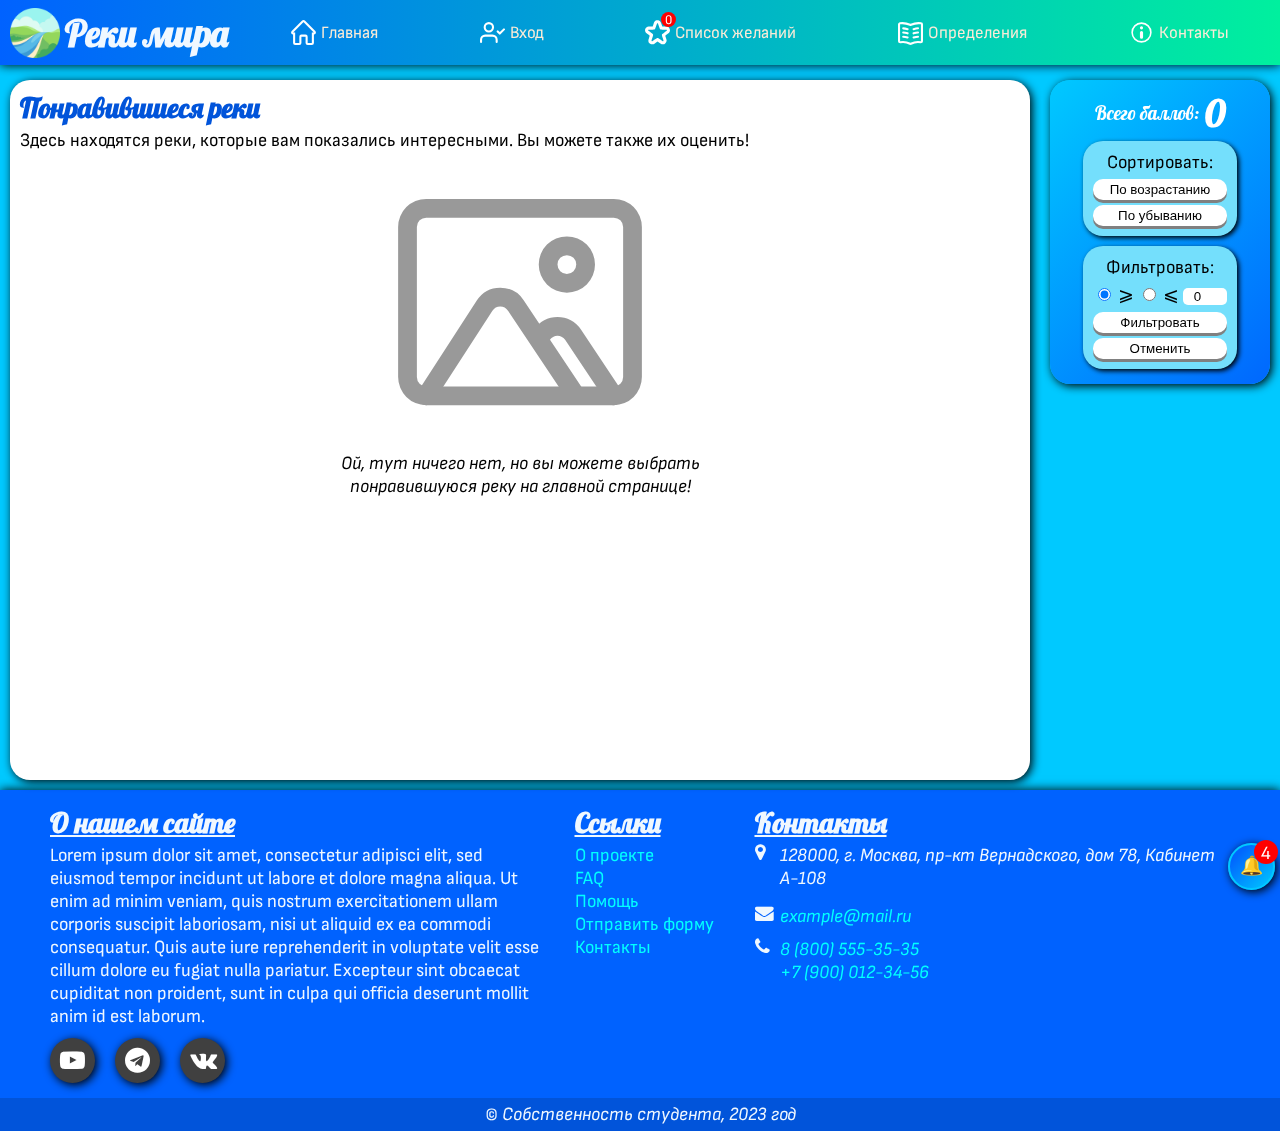
<file: cart.html>
<!DOCTYPE html>
<html lang="ru">
<head>
    <meta charset="UTF-8">
    <meta name="viewport" content="width=device-width, initial-scale=1.0">
    <title>Регистрация</title>
    <link rel="icon" href="favicon.ico"> <!-- Создание иконки -->
    <link rel="stylesheet" href="styles/styles.css">
    <link rel="stylesheet" href="styles/wishlist-styles.css">
    <link rel="stylesheet" href="styles/mobstyles.css" media="(max-width: 1000px), (orientation: portrait)">

    <link rel="stylesheet" href="https://cdnjs.cloudflare.com/ajax/libs/font-awesome/4.7.0/css/font-awesome.min.css">
</head>

<body>
    <script defer src="scripts/move_burger_menu.js"></script>
    <script defer src="scripts/main_page.js"></script>
    <script defer src="/scripts/notifications.js"></script>

    <header>
        <a id="logo" href="index.html">
            <img src="/images/logos/river_logo.png" width="50" height="50">
            <h1>Реки мира</h1>
        </a>

        <!-- Создание оглавления на основе списков -->
        <nav id="menu">
            <ul>
                <li><a class="nav-btn home" href="/index.html"><img src="/images/bages/home.svg" width="50" height="50"><span>Главная</span></a>
                </li>
                <li><a class="nav-btn sign-in" href="/sign-in-pane.html"><img src="/images/bages/registration.svg" width="50" height="50"><span>Вход</span></a>
                </li>
                <li><a class="nav-btn wishlist-btn" href="/cart.html"><img src="/images/bages/star.svg" width="50" height="50"><span>Список желаний</span></a>
                </li>
                <li><a class="nav-btn termins" href="/termins.html"><img src="/images/bages/book.svg" width="50" height="50"><span>Определения</span></a>
                </li>
                <li><a class="nav-btn contacts" href="#contacts"><img src="/images/bages/info.svg" width="50" height="50"><span>Контакты</span></a>
                </li>
            </ul>
        </nav>
        <nav class="nav-toggle"><input type="checkbox"/><span></span></nav>
    </header>

    <main id="wishlist-main-block">
        <section class="configs">
            <div class="points-title"><span>Всего баллов:</span><h1 class="points">0</h1></div>
            <article class="sorter">
                <p>Сортировать: </p>
                <button class="up-sort-btn" onclick="upsort()">По возрастанию</button>
                <button class="down-sort-btn" onclick="downsort()">По убыванию</button>
            </article>
            <article class="filter">
                <p>Фильтровать:</p>
                <div class="input">
                    <label>
                        <input type="radio" name="filter" class="filter-mode" checked>
                        ⩾
                    </label>
                    <label>
                        <input type="radio" name="filter" class="filter-mode">
                        ⩽
                    </label>
                    <input class="filter-input" type="number" value="0" min="0">
                </div>
                <button class="filter-btn" onclick="filterItems()">Фильтровать</button>
                <button class="undo-filter-btn" onclick="createWishList()">Отменить</button>
            </article>
        </section>
        <section class="wishlist">
            <h2>Понравившиеся реки</h2>
            <p>Здесь находятся реки, которые вам показались интересными. Вы можете также их оценить!</p>
            <article id="Ind" class="item template">
                <h1>Река Имя (Страна)</h1>
                <div class="image-frame"><img src="images/river.jpg" width="200"></div>
                <div class="controller">
                    <button class="minus-btn" onclick="minusCount(this)">-</button>
                    <input class="count-input" type="number" value="0">
                    <button class="plus-btn" onclick="plusCount(this)">+</button>
                </div>
                <button class="del-btn" onclick="deleteItem(_this)"><img src="images/bages/trash.png"></button>
            </article>
        </section>
        
        <div id="notification">
            <a id="notification_menu_sym"></a>
            <span class="title">Уведомления</span>
            <ol class="block-wrap">
                <li><a>Вы можете зарегестрироваться на нашем сайте</a><span class="close-btn">x</span></li>
                <li><a>Какие места стоит посетить</a><span class="close-btn">x</span></li>
                <li><a>Открылся новый туристический маршрут!</a><span class="close-btn">x</span></li>
                <li><a>Часто задаваемые вопросы</a><span class="close-btn">x</span></li>
            </ol>
        </div>
    </main>

    <footer>
        <div class="shell">
            <span class="about">
                <h2 class="title">О нашем сайте</h2>
                <p>Lorem ipsum dolor sit amet, consectetur adipisci elit,
                   sed eiusmod tempor incidunt ut labore et dolore magna aliqua.
                   Ut enim ad minim veniam, quis nostrum exercitationem ullam corporis
                   suscipit laboriosam, nisi ut aliquid ex ea commodi consequatur.
                   Quis aute iure reprehenderit in voluptate velit esse cillum dolore
                   eu fugiat nulla pariatur. Excepteur sint obcaecat cupiditat non proident,
                   sunt in culpa qui officia deserunt mollit anim id est laborum.
                </p>
                <div id="social_media">
                    <div class="soc_button youtube"><a class="fa fa-youtube-play" href="https://www.youtube.com" target="_blank"></a></div>
                    <div class="soc_button telegram"><a class="fa fa-telegram" href="https://telegram.org" target="_blank"></a></div>
                    <div class="soc_button vk"><a class="fa fa-vk" href="https://vk.com" target="_blank"></a></div>
                </div>
            </span>
            
            <span class="links">
                <h2 class="title">Ссылки</h2>
                <ul>
                    <li><a href="#">О проекте</a>
                    </li>
                    <li><a href="#">FAQ</a>
                    </li>
                    <li><a href="#">Помощь</a>
                    </li>
                    <li><a href="#">Отправить форму</a>
                    </li>
                    <li><a href="#">Контакты</a>
                    </li>
                </ul>
            </span>
            
            <span id="contacts">
                <h2 class="title">Контакты</h2>
                <address>
                    <div class="icon-block">
                        <i class="fa fa-map-marker ico-contact"></i>
                        <p class="description"> 128000, г. Москва, пр-кт Вернадского,
                            дом 78, Кабинет А-108</p>
                    </div>
                
                    <div class="icon-block">
                        <i class="fa fa-envelope ico-contact"></i>
                        <a class="description" id="email" href="mailto:example@mail.ru">example@mail.ru</a>
                    </div>

                    <div class="icon-block">
                        <i class="fa fa-phone ico-contact"></i>
                        <div class="tel-numbers">
                            <a class="description" href="tel:8 (800) 555-35-35">8 (800) 555-35-35</a>
                            <a class="description" href="tel:+7 (900) 012-34-56">+7 (900) 012-34-56</a>
                        </div>
                    </div>
                </address>
            </span>
        </div>
        
        <span id="rights"><i>© Собственность студента, 2023 год</i></span>       <!-- Сноска -->
    </footer>
</body>
</file>
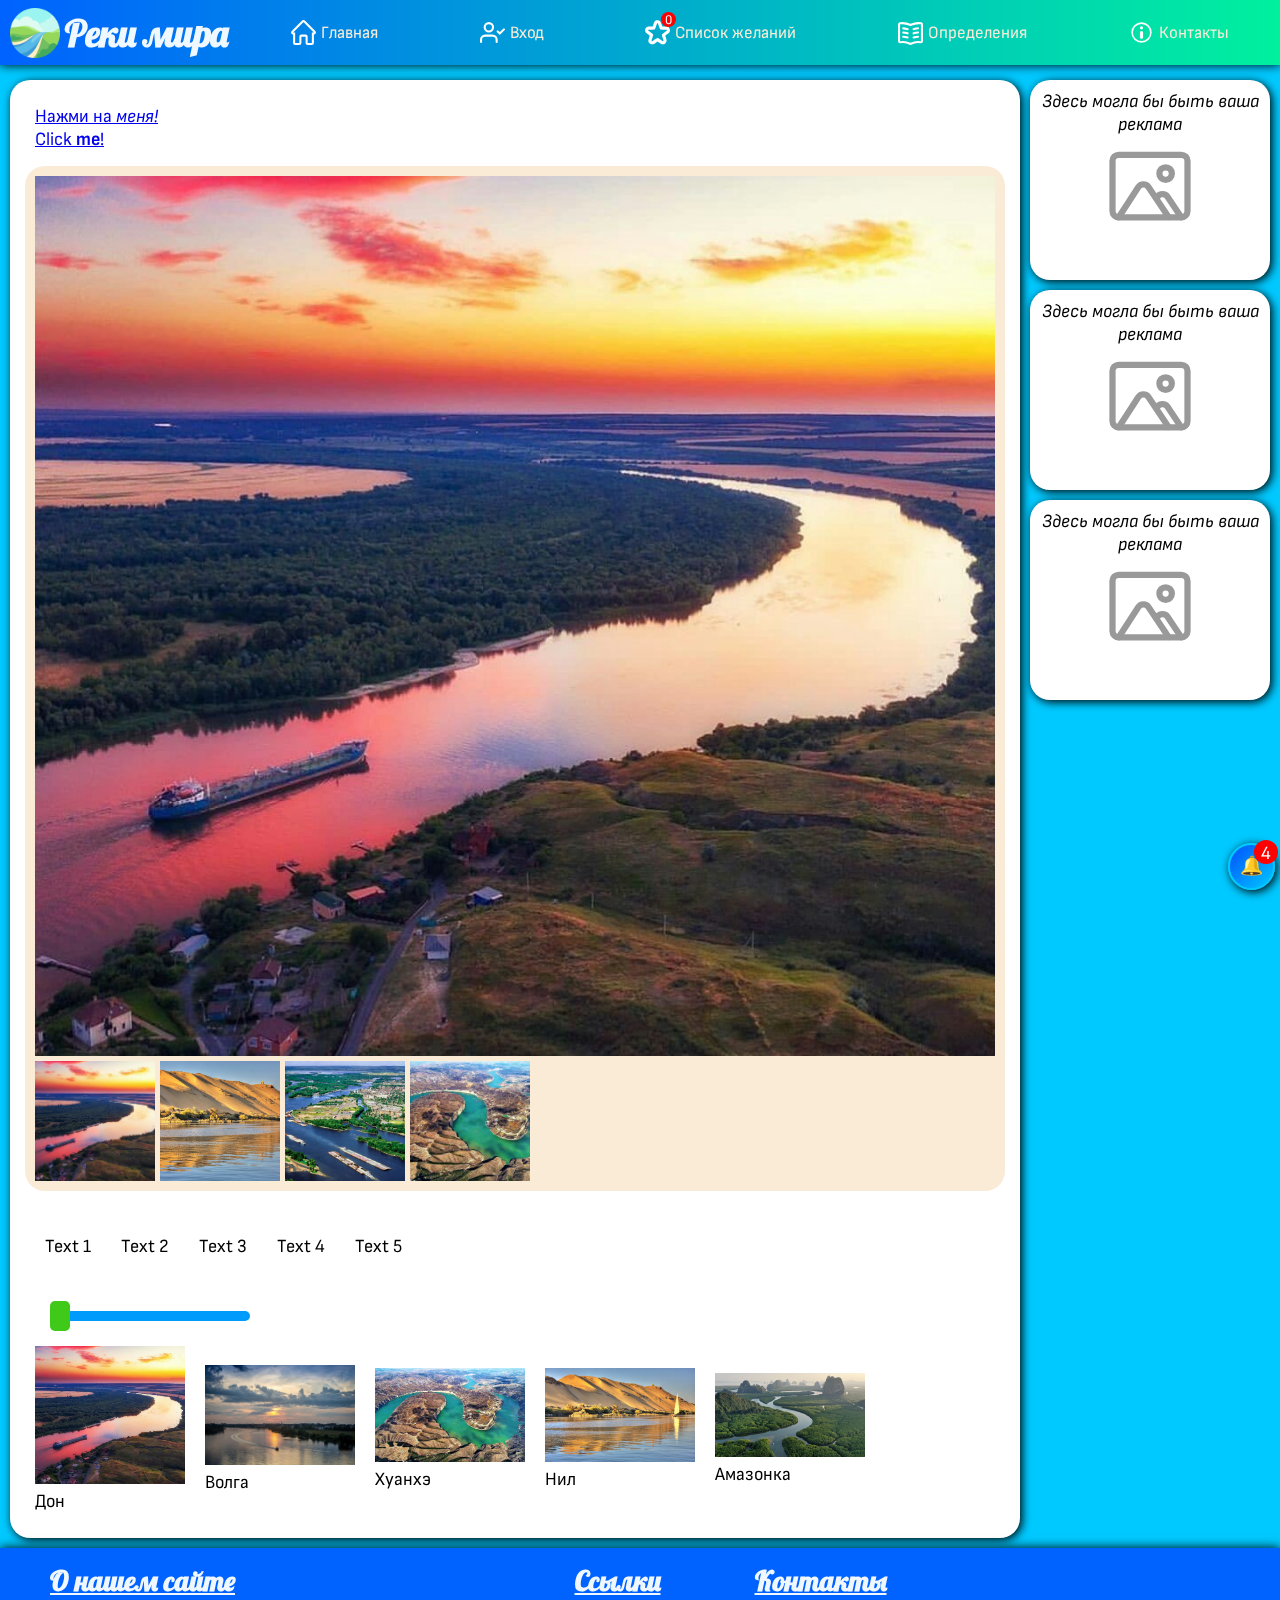
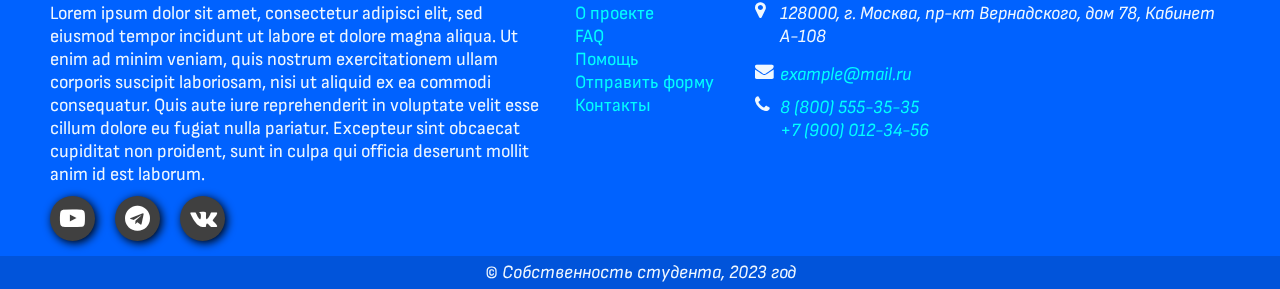
<file: pract14.html>
<!DOCTYPE html>
<html lang="ru">
<head>
    <meta charset="UTF-8">
    <meta name="viewport" content="width=device-width, initial-scale=1.0">
    <title>Реки мира</title>
    <link rel="icon" href="favicon.ico"> <!-- Создание иконки -->
    <link rel="stylesheet" href="styles/styles.css">
    <link rel="stylesheet" href="styles/styles14.css">
    <link rel="stylesheet" href="styles/mobstyles.css" media="(max-width: 1000px), (orientation: portrait)">
    <!-- Добавить библиотеку иконок -->
    <link rel="stylesheet" href="https://cdnjs.cloudflare.com/ajax/libs/font-awesome/4.7.0/css/font-awesome.min.css">
</head>

<body>
    <script defer src="/scripts/main_page.js"></script>
    <script defer src="/scripts/move_burger_menu.js"></script>
    <script defer src="/scripts/notifications.js"></script>

    <!-- Шапка -->
    <header>
        <a id="logo" href="index.html">
            <img src="/images/logos/river_logo.png" width="50" height="50">
            <h1>Реки мира</h1>
        </a>

        <!-- Создание оглавления на основе списков -->
        <nav id="menu">
            <ul>
                <li><a class="nav-btn home" href="/index.html"><img src="/images/bages/home.svg" width="50" height="50"><span>Главная</span></a>
                </li>
                <li><a class="nav-btn sign-in" href="/sign-in-pane.html"><img src="/images/bages/registration.svg" width="50" height="50"><span>Вход</span></a>
                </li>
                <li><a class="nav-btn wishlist-btn" href="/cart.html"><img src="/images/bages/star.svg" width="50" height="50"><span>Список желаний</span></a>
                </li>
                <li><a class="nav-btn termins" href="/termins.html"><img src="/images/bages/book.svg" width="50" height="50"><span>Определения</span></a>
                </li>
                <li><a class="nav-btn contacts" href="#contacts"><img src="/images/bages/info.svg" width="50" height="50"><span>Контакты</span></a>
                </li>
            </ul>
        </nav>
        <nav class="nav-toggle"><input type="checkbox"/><span></span></nav>
    </header>

    <!-- Основная часть страницы -->
    <div id="index-pane">
        <main id="terms-block">
            <div class="content">
                <section>
                    <article id="contents">
                        <a href="/index.html">Нажми на <i>меня!</i></a>
                        <br>
                        <a href="/index.html">Click <b>me</b>!</a>
                    </article>

                    <article id="new-gallery">
                        <img id="main-picture" src="/images/Don.jpg" width="500">
                        <div class="pictures">
                            <img src="/images/Don.jpg" width="125" onclick="changeImage('/images/Don.jpg')">
                            <img src="/images/Nil.jpg" width="125" onclick="changeImage('/images/Nil.jpg')">
                            <img src="/images/Missisipi.jpg" width="125" onclick="changeImage('/images/Missisipi.jpg')">
                            <img src="/images/HuangHe.jpg" width="125" onclick="changeImage('/images/HuangHe.jpg')">
                        </div>
                    </article>

                    <article id="select-item">
                        <ul>
                            <li onclick="toggleSelection(event)">Text 1</li>
                            <li onclick="toggleSelection(event)">Text 2</li>
                            <li onclick="toggleSelection(event)">Text 3</li>
                            <li onclick="toggleSelection(event)">Text 4</li>
                            <li onclick="toggleSelection(event)">Text 5</li>
                        </ul>
                    </article>

                    <div class="slider" id="slider">
                        <div class="handle" id="handle"></div>
                    </div>

                    <article class="products">
                        <div class="product" id="Don" draggable="true"><img src="/images/Don.jpg" width="150"><figcaption>Дон</figcaption></div>
                        <div class="product" id="Volga" draggable="true"><img src="/images/Volga.jpg" width="150"><figcaption>Волга</figcaption></div>
                        <div class="product" id="HuangHe" draggable="true"><img src="/images/HuangHe.jpg" width="150"><figcaption>Хуанхэ</figcaption></div>
                        <div class="product" id="Nil" draggable="true"><img src="/images/Nil.jpg" width="150"><figcaption>Нил</figcaption></div>
                        <div class="product" id="Amazonka" draggable="true"><img src="/images/Amazonka.jpg" width="150"><figcaption>Амазонка</figcaption></div>
                    </article>
                </section>
            </div>

            <div id="notification">
                <a id="notification_menu_sym"></a>
                <span class="title">Уведомления</span>
                <ol class="block-wrap">
                    <li><a>Вы можете зарегестрироваться на нашем сайте</a><span class="close-btn">x</span></li>
                    <li><a>Какие места стоит посетить</a><span class="close-btn">x</span></li>
                    <li><a>Открылся новый туристический маршрут!</a><span class="close-btn">x</span></li>
                    <li><a>Часто задаваемые вопросы</a><span class="close-btn">x</span></li>
                </ol>
            </div>
        </main>

        <aside>
            <section>
                <p><i>Здесь могла бы быть ваша реклама</i></p>
                <img src="/images/bages/picture.svg" width="100" height="100">
            </section>
            <section>
                <p><i>Здесь могла бы быть ваша реклама</i></p>
                <img src="/images/bages/picture.svg" width="100" height="100">
            </section>
            <section>
                <p><i>Здесь могла бы быть ваша реклама</i></p>
                <img src="/images/bages/picture.svg" width="100" height="100">
            </section>
        </aside>

        <!-- Подвал -->
        <footer>
            <div class="shell">
                <span class="about">
                    <h2 class="title">О нашем сайте</h2>
                    <p>Lorem ipsum dolor sit amet, consectetur adipisci elit,
                       sed eiusmod tempor incidunt ut labore et dolore magna aliqua.
                       Ut enim ad minim veniam, quis nostrum exercitationem ullam corporis
                       suscipit laboriosam, nisi ut aliquid ex ea commodi consequatur.
                       Quis aute iure reprehenderit in voluptate velit esse cillum dolore
                       eu fugiat nulla pariatur. Excepteur sint obcaecat cupiditat non proident,
                       sunt in culpa qui officia deserunt mollit anim id est laborum.
                    </p>
                    <div id="social_media">
                        <div class="soc_button youtube"><a class="fa fa-youtube-play" href="https://www.youtube.com" target="_blank"></a></div>
                        <div class="soc_button telegram"><a class="fa fa-telegram" href="https://telegram.org" target="_blank"></a></div>
                        <div class="soc_button vk"><a class="fa fa-vk" href="https://vk.com" target="_blank"></a></div>
                    </div>
                </span>
                
                <span class="links">
                    <h2 class="title">Ссылки</h2>
                    <ul>
                        <li><a href="#">О проекте</a>
                        </li>
                        <li><a href="#">FAQ</a>
                        </li>
                        <li><a href="#">Помощь</a>
                        </li>
                        <li><a href="#">Отправить форму</a>
                        </li>
                        <li><a href="#contacts" onclick="showNotification('Hello')">Контакты</a>
                        </li>
                    </ul>
                </span>
                
                <span id="contacts">
                    <h2 class="title">Контакты</h2>
                    <!-- <address>
                        <a id="email" href="mailto:somepeople@mail.ru">example@mail.ru</a><br>
                        <a href="tel:+7 800 555-35-35">+7 800 555-35-35</a>
                        <p>Ссылка на наш <a href="https://www.yandex.ru/">паблик</a></p>
                    </address> -->
                    <address>
                        <div class="icon-block">
                            <i class="fa fa-map-marker ico-contact"></i>
                            <p class="description"> 128000, г. Москва, пр-кт Вернадского,
                                дом 78, Кабинет А-108</p>
                        </div>
                    
                        <div class="icon-block">
                            <i class="fa fa-envelope ico-contact"></i>
                            <a class="description" id="email" href="mailto:example@mail.ru">example@mail.ru</a>
                        </div>
    
                        <div class="icon-block">
                            <i class="fa fa-phone ico-contact"></i>
                            <div class="tel-numbers">
                                <a class="description" href="tel:8 (800) 555-35-35">8 (800) 555-35-35</a>
                                <a class="description" href="tel:+7 (900) 012-34-56">+7 (900) 012-34-56</a>
                            </div>
                        </div>
                    </address>
                </span>
            </div>
            
            <span id="rights"><i>© Собственность студента, 2023 год</i></span>       <!-- Сноска -->
        </footer>
    </div>

    <script src="/scripts/last_scripts.js"></script>
</body>
</html>
</file>
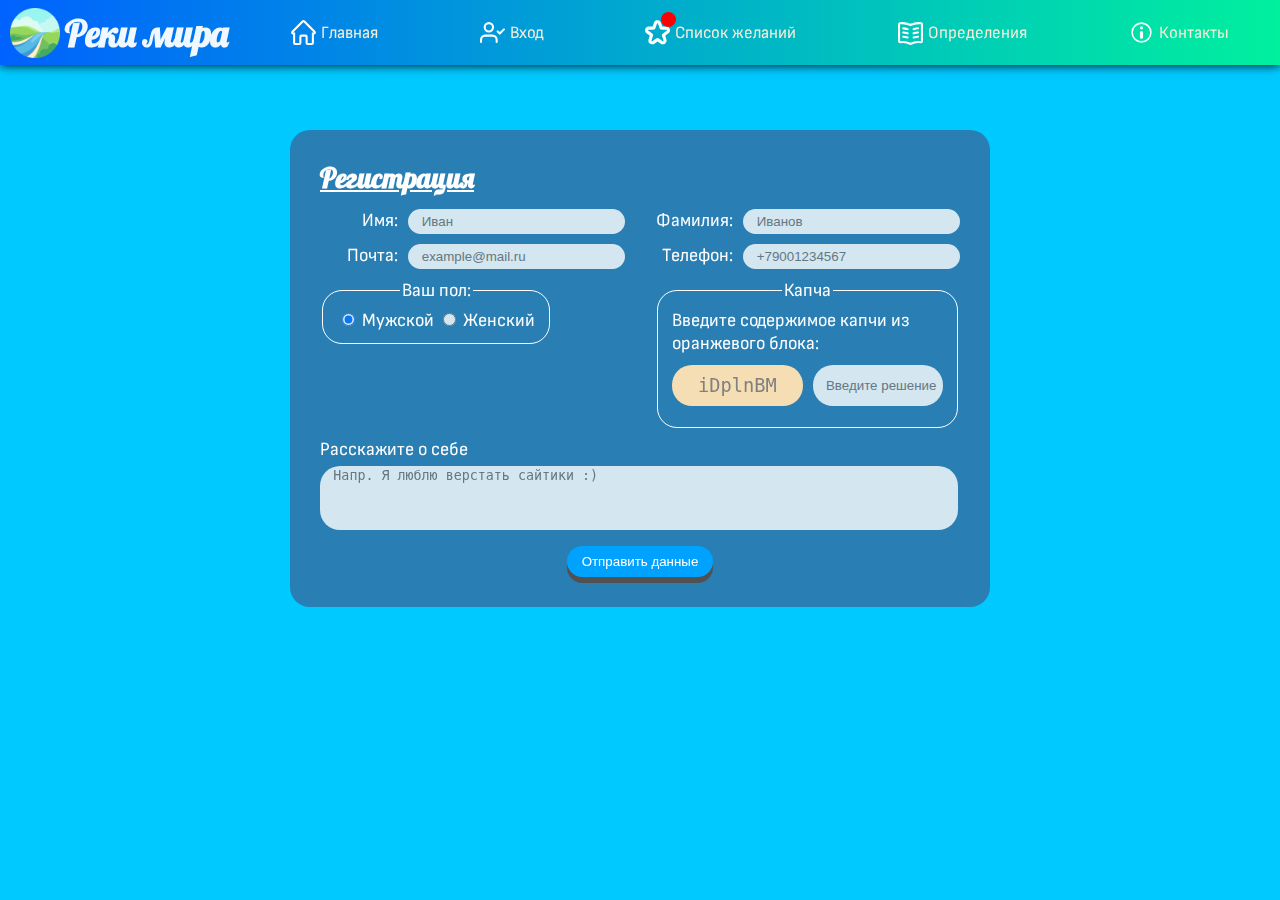
<file: registration.html>
<!DOCTYPE html>
<html lang="ru">
<head>
    <meta charset="UTF-8">
    <meta name="viewport" content="width=device-width, initial-scale=1.0">
    <title>Регистрация</title>
    <link rel="icon" href="favicon.ico"> <!-- Создание иконки -->
    <link rel="stylesheet" href="styles/styles.css">
    <link rel="stylesheet" href="styles/reg&sign-in.css">
    <link rel="stylesheet" href="styles/mobstyles.css" media="(max-width: 1000px), (orientation: portrait)">
</head>

<body>
    <script defer src="scripts/registration-script.js"></script>
    <script defer src="scripts/move_burger_menu.js"></script>
    <!-- <script defer src="scripts/capcha.js"></script> -->

    <header>
        <a id="logo" href="index.html">
            <img src="/images/logos/river_logo.png" width="50" height="50">
            <h1>Реки мира</h1>
        </a>

        <!-- Создание оглавления на основе списков -->
        <nav id="menu">
            <ul>
                <li><a class="nav-btn home" href="/index.html"><img src="/images/bages/home.svg" width="50" height="50"><span>Главная</span></a>
                </li>
                <li><a class="nav-btn sign-in" href="/sign-in-pane.html"><img src="/images/bages/registration.svg" width="50" height="50"><span>Вход</span></a>
                </li>
                <li><a class="nav-btn wishlist-btn" href="/cart.html"><img src="/images/bages/star.svg" width="50" height="50"><span>Список желаний</span></a>
                </li>
                <li><a class="nav-btn termins" href="/termins.html"><img src="/images/bages/book.svg" width="50" height="50"><span>Определения</span></a>
                </li>
                <li><a class="nav-btn contacts" href="/index.html#contacts"><img src="/images/bages/info.svg" width="50" height="50"><span>Контакты</span></a>
                </li>
            </ul>
        </nav>
        <nav class="nav-toggle"><input type="checkbox"/><span></span></nav>
    </header>

    <main id="reg-block">
        <!-- <img id="bg-image" src="images/HuangHe.jpg"> -->
        
        <form class="pane" action="" method="get">
            <h2>Регистрация</h2>

            <div class="form-field">
                <span>
                    <label for="name">Имя:</label>
                    <input type="text" name="name" id="name" maxlength="12" minlength="2" placeholder="Иван" required>
                </span>
                <span>
                    <label for="surname">Фамилия:</label>
                    <input type="text" name="surname" id="surname" maxlength="12" minlength="3" placeholder="Иванов" required>
                </span>
                <span>
                    <label for="email">Почта:</label>
                    <input type="email" name="email" id="email" placeholder="example@mail.ru" required>
                </span>
                <span>
                    <label for="tel">Телефон:</label>
                    <input type="tel" name="phone" id="phone" placeholder="+79001234567" required pattern="[+][7][0-9]{10}">
                </span>
                
                <fieldset class="gender">
                    <legend>Ваш пол:</legend>
                    <label>
                        <input type="radio" name="gender" id="male" value="m" checked>
                        Мужской
                    </label>
                    <label>
                        <input type="radio" name="gender" id="female" value="f">
                        Женский
                    </label>
                </fieldset>
                    
                <fieldset class="capcha">
                    <legend>Капча</legend>
                    <span class="info">Введите содержимое капчи из оранжевого блока:</span>
                    <span class="capcha-generator-block">0123456789</span>
                    <input type="text" name="capcha" id="capcha" placeholder="Введите решение">
                    <span class="message">Неправильно</span>
                </fieldset>
    
                <div class="about">
                    <label for="about">Расскажите о себе</label>
                    <textarea name="about" rows="4" placeholder="Напр. Я люблю верстать сайтики :)"
                            maxlength="1024"
                            minlength="10"
                            required></textarea>
                </div>
            </div>
            <button class="submit" type="submit">Отправить данные</button>
        </form>
    </main>
</body>
</html>
</file>
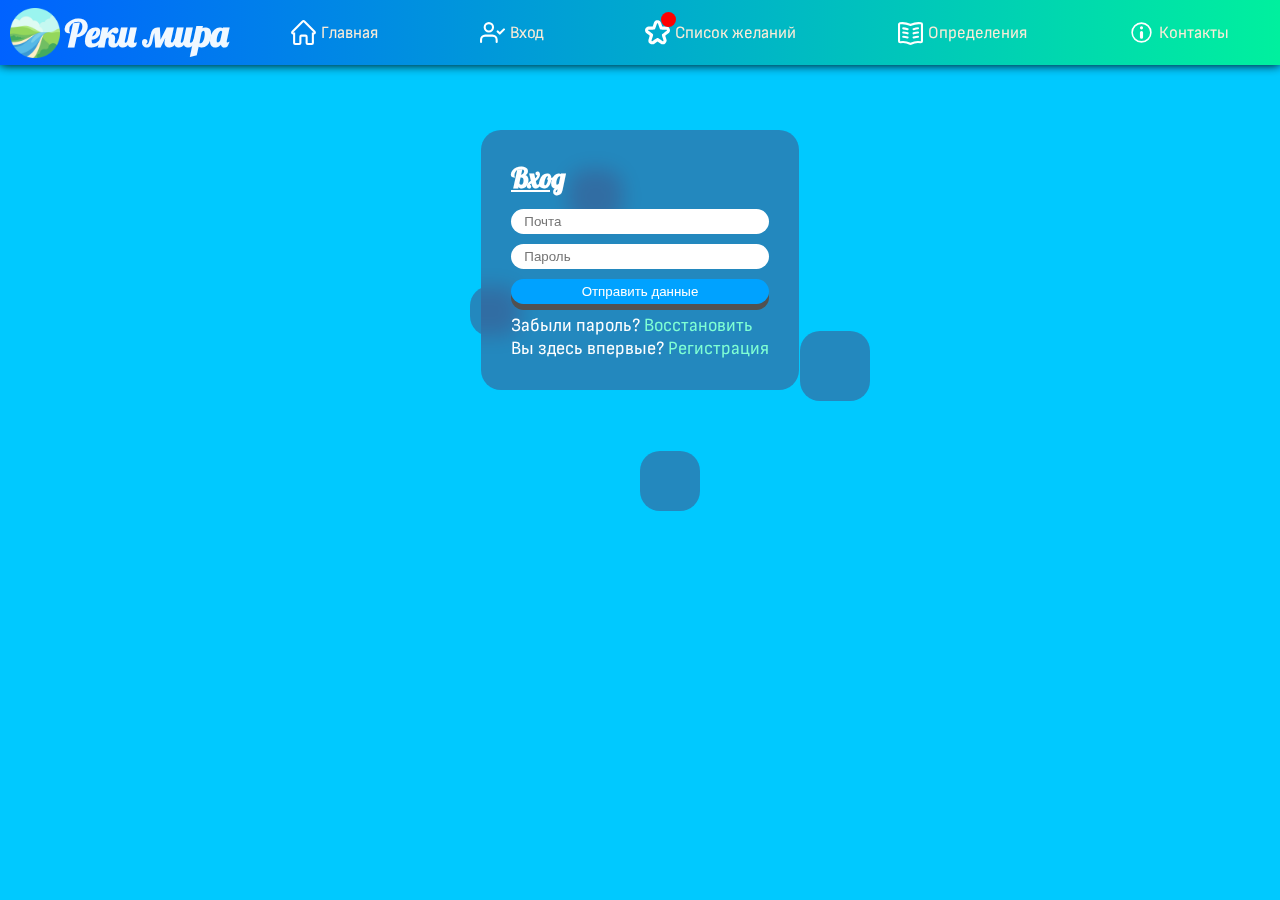
<file: sign-in-pane.html>
<!DOCTYPE html>
<html lang="ru">
<head>
    <meta charset="UTF-8">
    <meta name="viewport" content="width=device-width, initial-scale=1.0">
    <title>Вход</title>
    <link rel="icon" href="favicon.ico"> <!-- Создание иконки -->
    <link rel="stylesheet" href="styles/styles.css">
    <link rel="stylesheet" href="styles/reg&sign-in.css">
    <link rel="stylesheet" href="styles/mobstyles.css" media="(max-width: 1000px), (orientation: portrait)">
</head>

<body>
    <script defer src="scripts/move_burger_menu.js"></script>

    <header>
        <a id="logo" href="index.html">
            <img src="/images/logos/river_logo.png" width="50" height="50">
            <h1>Реки мира</h1>
        </a>

        <!-- Создание оглавления на основе списков -->
        <nav id="menu">
            <ul>
                <li><a class="nav-btn home" href="/index.html"><img src="/images/bages/home.svg" width="50" height="50"><span>Главная</span></a>
                </li>
                <li><a class="nav-btn sign-in" href="/sign-in-pane.html"><img src="/images/bages/registration.svg" width="50" height="50"><span>Вход</span></a>
                </li>
                <li><a class="nav-btn wishlist-btn" href="/cart.html"><img src="/images/bages/star.svg" width="50" height="50"><span>Список желаний</span></a>
                </li>
                <li><a class="nav-btn termins" href="/termins.html"><img src="/images/bages/book.svg" width="50" height="50"><span>Определения</span></a>
                </li>
                <li><a class="nav-btn contacts" href="/index.html#contacts"><img src="/images/bages/info.svg" width="50" height="50"><span>Контакты</span></a>
                </li>
            </ul>
        </nav>
        <nav class="nav-toggle"><input type="checkbox"/><span></span></nav>
    </header>

    <main id="sign-in-block">
        <span></span>
        <span></span>
        <span></span>
        <span></span>
        <!-- <img id="bg-image" src="images/HuangHe.jpg"> -->
        <form class="pane" action="" method="get">

            <h2>Вход</h2>
            <input type="email" name="email" id="email" placeholder="Почта" required>
            <input type="password" name="password" id="password" placeholder="Пароль" minlength="8" required>
            <button type="submit">Отправить данные</button>
            <p>Забыли пароль? <a href="index.html">Восстановить</a><br>
               Вы здесь впервые? <a href="registration.html">Регистрация</a></p>
            <!-- <a href="index.html">назад</a> -->
        </form>
    </main>
</body>
</html>
</file>
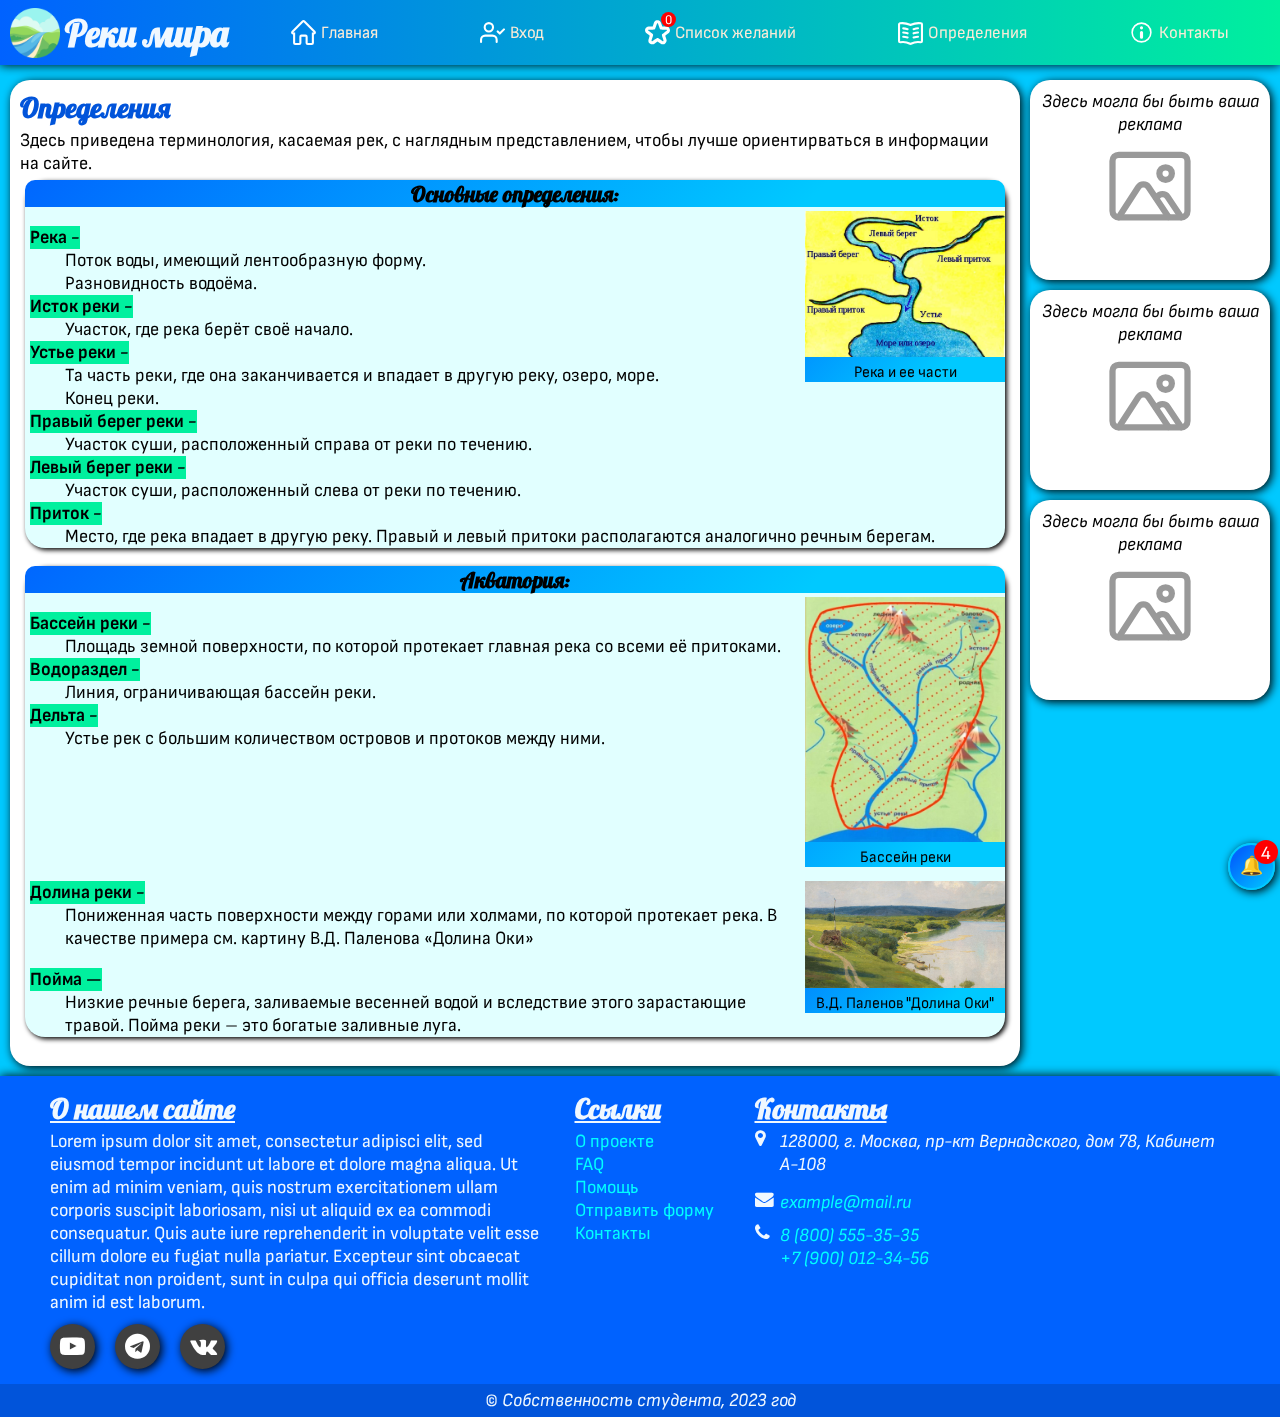
<file: termins.html>
<!DOCTYPE html>
<html lang="ru">
<head>
    <meta charset="UTF-8">
    <meta name="viewport" content="width=device-width, initial-scale=1.0">
    <title>Реки мира</title>
    <link rel="icon" href="favicon.ico"> <!-- Создание иконки -->
    <link rel="stylesheet" href="styles/styles.css">
    <link rel="stylesheet" href="styles/terms-styles.css">
    <link rel="stylesheet" href="styles/mobstyles.css" media="(max-width: 1000px), (orientation: portrait)">
    <!-- Добавить библиотеку иконок -->
    <link rel="stylesheet" href="https://cdnjs.cloudflare.com/ajax/libs/font-awesome/4.7.0/css/font-awesome.min.css">
</head>

<body>
    <script defer src="/scripts/main_page.js"></script>
    <script defer src="/scripts/move_burger_menu.js"></script>
    <!-- <script defer src="/scripts/picture-center.js"></script> -->
    <script defer src="/scripts/notifications.js"></script>

    <!-- Шапка -->
    <header>
        <a id="logo" href="index.html">
            <img src="/images/logos/river_logo.png" width="50" height="50">
            <h1>Реки мира</h1>
        </a>

        <!-- Создание оглавления на основе списков -->
        <nav id="menu">
            <ul>
                <li><a class="nav-btn home" href="/index.html"><img src="/images/bages/home.svg" width="50" height="50"><span>Главная</span></a>
                </li>
                <li><a class="nav-btn sign-in" href="/sign-in-pane.html"><img src="/images/bages/registration.svg" width="50" height="50"><span>Вход</span></a>
                </li>
                <li><a class="nav-btn wishlist-btn" href="/cart.html"><img src="/images/bages/star.svg" width="50" height="50"><span>Список желаний</span></a>
                </li>
                <li><a class="nav-btn termins" href="/termins.html"><img src="/images/bages/book.svg" width="50" height="50"><span>Определения</span></a>
                </li>
                <li><a class="nav-btn contacts" href="#contacts"><img src="/images/bages/info.svg" width="50" height="50"><span>Контакты</span></a>
                </li>
            </ul>
        </nav>
        <nav class="nav-toggle"><input type="checkbox"/><span></span></nav>
    </header>

    <!-- Основная часть страницы -->
    <div id="index-pane">
        <main id="terms-block">
            <div class="content">
                <section>
                    <h2 id="Title1" class="anchor">Определения</h2>
                    
                    <p>
                        Здесь приведена терминология, касаемая рек, с наглядным представлением, чтобы лучше ориентирваться в информации на сайте.
                    </p>

                    <article>
                        <h3 id="main-terms">Основные определения:</h3>
                        <figure>
                            <img src="/images/terms-images/main-terms.jpeg" width="200px">
                            <figcaption>Река и ее части</figcaption>
                        </figure>
                        <dl>
                            <dt><b>Река - </b></dt>
                            <dd>Поток воды, имеющий лентообразную форму.</dd>
                            <dd>Разновидность водоёма.</dd>
    
                            <dt><b>Исток реки - </b></dt>
                            <dd>Участок, где река берёт своё начало.</dd>
    
                            <dt><b>Устье реки - </b></dt>
                            <dd>Та часть реки, где она заканчивается и впадает в другую реку, озеро, море.</dd>
                            <dd>Конец реки.</dd>

                            <dt><b>Правый берег реки - </b></dt>
                            <dd>Участок суши, расположенный справа от реки по течению.</dd>

                            <dt><b>Левый берег реки - </b></dt>
                            <dd>Участок суши, расположенный слева от реки по течению.</dd>

                            <dt><b>Приток - </b></dt>
                            <dd>Место, где река впадает в другую реку. Правый и левый притоки располагаются аналогично речным берегам.</dd>
                        </dl>
                    </article>
                    <article id="block-acuatory">
                        <h3 id="acuatory">Акватория:</h3>
                        <figure>
                            <img src="/images/terms-images/river-zone.jpg" width="200px">
                            <figcaption>Бассейн реки</figcaption>
                        </figure>
                        <dl class="first-dl">
                            <dt><b>Бассейн реки - </b></dt>
                            <dd>Площадь земной поверхности, по которой протекает главная река со всеми её притоками.</dd>
    
                            <dt><b>Водораздел - </b></dt>
                            <dd>Линия, ограничивающая бассейн реки.</dd>

                            <dt><b>Дельта - </b></dt>
                            <dd>Устье рек с большим количеством островов и протоков между ними.</dd>
                        </dl>
                        <figure>
                            <img src="/images/terms-images/oka-valley.jpg" width="200px">
                            <figcaption>В.Д. Паленов "Долина Оки"</figcaption>
                        </figure>
                        <dl>
                            <dt><b>Долина реки - </b></dt>
                            <dd>Пониженная часть поверхности между горами или холмами, по которой протекает река. В качестве примера см. картину В.Д. Паленова «Долина Оки»</dd>
                        </dl>

                        <dl>
                            <dt><b>Пойма — </b></dt>
                            <dd>Низкие речные берега, заливаемые весенней водой и вследствие этого зарастающие травой. Пойма реки – это богатые заливные луга.</dd>
                        </dl>
                    </article>
                </section>
            </div>

            <div id="notification">
                <a id="notification_menu_sym"></a>
                <span class="title">Уведомления</span>
                <ol class="block-wrap">
                    <li><a>Вы можете зарегестрироваться на нашем сайте</a><span class="close-btn">x</span></li>
                    <li><a>Какие места стоит посетить</a><span class="close-btn">x</span></li>
                    <li><a>Открылся новый туристический маршрут!</a><span class="close-btn">x</span></li>
                    <li><a>Часто задаваемые вопросы</a><span class="close-btn">x</span></li>
                </ol>
            </div>
        </main>

        <aside>
            <section>
                <p><i>Здесь могла бы быть ваша реклама</i></p>
                <img src="/images/bages/picture.svg" width="100" height="100">
            </section>
            <section>
                <p><i>Здесь могла бы быть ваша реклама</i></p>
                <img src="/images/bages/picture.svg" width="100" height="100">
            </section>
            <section>
                <p><i>Здесь могла бы быть ваша реклама</i></p>
                <img src="/images/bages/picture.svg" width="100" height="100">
            </section>
        </aside>

        <!-- Подвал -->
        <footer>
            <div class="shell">
                <span class="about">
                    <h2 class="title">О нашем сайте</h2>
                    <p>Lorem ipsum dolor sit amet, consectetur adipisci elit,
                       sed eiusmod tempor incidunt ut labore et dolore magna aliqua.
                       Ut enim ad minim veniam, quis nostrum exercitationem ullam corporis
                       suscipit laboriosam, nisi ut aliquid ex ea commodi consequatur.
                       Quis aute iure reprehenderit in voluptate velit esse cillum dolore
                       eu fugiat nulla pariatur. Excepteur sint obcaecat cupiditat non proident,
                       sunt in culpa qui officia deserunt mollit anim id est laborum.
                    </p>
                    <div id="social_media">
                        <div class="soc_button youtube"><a class="fa fa-youtube-play" href="https://www.youtube.com" target="_blank"></a></div>
                        <div class="soc_button telegram"><a class="fa fa-telegram" href="https://telegram.org" target="_blank"></a></div>
                        <div class="soc_button vk"><a class="fa fa-vk" href="https://vk.com" target="_blank"></a></div>
                    </div>
                </span>
                
                <span class="links">
                    <h2 class="title">Ссылки</h2>
                    <ul>
                        <li><a href="#">О проекте</a>
                        </li>
                        <li><a href="#">FAQ</a>
                        </li>
                        <li><a href="#">Помощь</a>
                        </li>
                        <li><a href="#">Отправить форму</a>
                        </li>
                        <li><a href="#contacts" onclick="showNotification('Hello')">Контакты</a>
                        </li>
                    </ul>
                </span>
                
                <span id="contacts">
                    <h2 class="title">Контакты</h2>
                    <!-- <address>
                        <a id="email" href="mailto:somepeople@mail.ru">example@mail.ru</a><br>
                        <a href="tel:+7 800 555-35-35">+7 800 555-35-35</a>
                        <p>Ссылка на наш <a href="https://www.yandex.ru/">паблик</a></p>
                    </address> -->
                    <address>
                        <div class="icon-block">
                            <i class="fa fa-map-marker ico-contact"></i>
                            <p class="description"> 128000, г. Москва, пр-кт Вернадского,
                                дом 78, Кабинет А-108</p>
                        </div>
                    
                        <div class="icon-block">
                            <i class="fa fa-envelope ico-contact"></i>
                            <a class="description" id="email" href="mailto:example@mail.ru">example@mail.ru</a>
                        </div>
    
                        <div class="icon-block">
                            <i class="fa fa-phone ico-contact"></i>
                            <div class="tel-numbers">
                                <a class="description" href="tel:8 (800) 555-35-35">8 (800) 555-35-35</a>
                                <a class="description" href="tel:+7 (900) 012-34-56">+7 (900) 012-34-56</a>
                            </div>
                        </div>
                    </address>
                </span>
            </div>
            
            <span id="rights"><i>© Собственность студента, 2023 год</i></span>       <!-- Сноска -->
        </footer>
    </div>
</body>
</html>
</file>
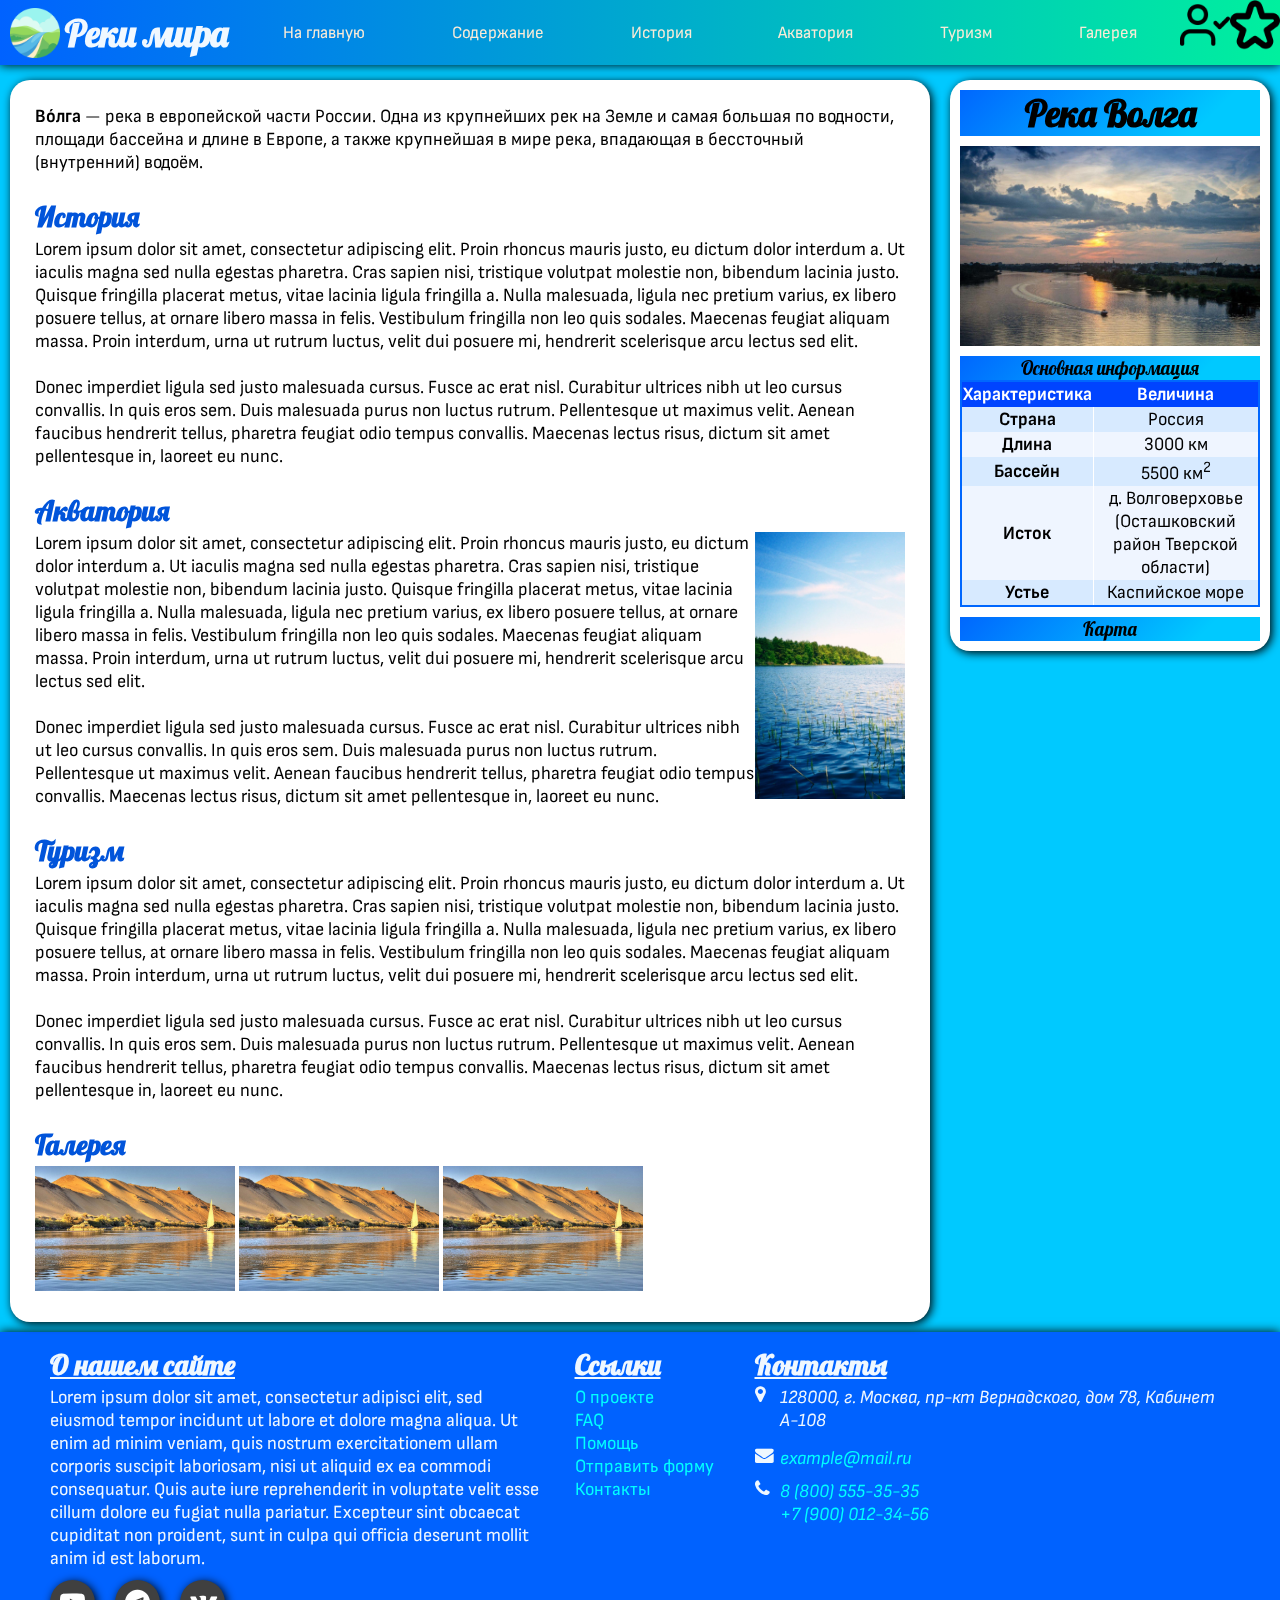
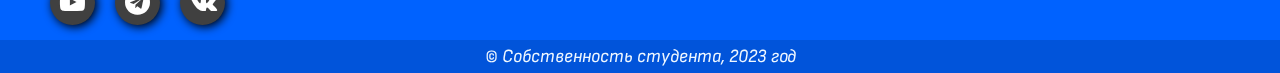
<file: volga-river.html>
<!DOCTYPE html>
<html lang="ru">
<head>
    <meta charset="UTF-8">
    <meta name="viewport" content="width=device-width, initial-scale=1.0">
    <title>Реки мира</title>
    <link rel="favicon" href="/favicon.ico" sizes="any"> <!-- Создание иконки -->
    <!-- <link rel="icon" type="images/png" href="/logo.png"> -->
    <link rel="stylesheet" href="/styles/styles.css">
    <link rel="stylesheet" href="/styles/river-styles.css">
    <link rel="stylesheet" href="/styles/mobstyles.css" media="(max-width: 1000px), (orientation: portrait)">
    <!-- Добавить библиотеку иконок -->
    <link rel="stylesheet" href="https://cdnjs.cloudflare.com/ajax/libs/font-awesome/4.7.0/css/font-awesome.min.css">
</head>
<body class="body-river">
    <script defer src="/scripts/main_page.js"></script>
    <script defer src="/scripts/move_burger_menu.js"></script>
    <!-- <script defer src="scripts/notifications.js"></script> -->

    <!-- Шапка -->
    <header>
        <a id="logo" href="/index.html">
            <img src="/images/logos/river_logo.png" width="50" height="50">
            <h1>Реки мира</h1>
        </a>

        <!-- Создание оглавления на основе списков -->
        <nav id="menu">
            <ul>
                <li><a href="/index.html">На главную</a> <!-- Каждый пункт ссылается на нужный подзаголовок -->
                </li>
                <li><a href="#Title2">Содержание</a>
                </li>
                <li><a href="#Title3">История</a>
                </li>
                <li><a href="#">Акватория</a>
                </li>
                <li><a href="#">Туризм</a>
                </li>
                <li><a href="#">Галерея</a>
                </li>
                <!-- <li><a href="sign-in-pane.html">Войти</a>
                </li> -->
            </ul>
        </nav>
        <a class="sign-in-btn" href="/sign-in-pane.html"><img src="/images/bages/registration.png" width="50" height="50"></a>
        <a class="wishlist-btn" href="/cart.html"><img src="/images/bages/star.png" width="50" height="50"></a>
        <nav class="nav-toggle"><input type="checkbox"/><span></span></nav>
    </header>

    <div id="river-interface">
        <main>
            <section id="river-info">
                <h1>Река Волга</h1>
                <figure class="picture">
                    <img src="/images/Volga.jpg" width="300">
                    <!-- <figcaption>Вид на вечернюю Волгу</figcaption> -->
                </figure>
                
                <table border="1">
                    <caption>Основная информация</caption>
                    <thead>
                    <tr>
                        <th>Характеристика</th>
                        <th>Величина</th>
                    </tr>
                    </thead>

                    <tbody>
                    <tr>
                        <td>Страна</td>
                        <td>Россия</td>
                    </tr>
                    <tr>
                        <td>Длина</td>
                        <td>3000 км</td>
                    </tr>
                    <tr>
                        <td>Бассейн</td>
                        <td>5500 км<sup>2</sup></td>
                    </tr>
                    <tr>
                        <td>Исток</td>
                        <td>д. Волговерховье (Осташковский район Тверской области)</td>
                    </tr>
                    <tr>
                        <td>Устье</td>
                        <td>Каспийское море</td>
                    </tr>
                    </tbody>
                </table>

                <figure class="yandex-map">
                    <figcaption>Карта</figcaption>
                    <script
                        type="text/javascript"
                        charset="utf-8"
                        async
                        src="https://api-maps.yandex.ru/services/constructor/1.0/js/?um=constructor%3A0d7da4c5887382b09bae7917ad505f07c63efa99ff053285abc4f196944c023e&amp;width=100%25&amp;height=295&amp;lang=ru_RU&amp;scroll=true">
                    </script>
                </figure>
            </section>
            <section id="river-content">
                <article>
                    <p>
                        <strong>Во́лга</strong> — река в европейской части России. Одна из крупнейших рек на Земле и самая большая по водности, площади бассейна и длине в Европе, а также крупнейшая в мире река, впадающая в бессточный (внутренний) водоём.
                    </p>
                </article>
                <article>
                    <h2>История</h2>
                    <p>
                        Lorem ipsum dolor sit amet, consectetur adipiscing elit. Proin rhoncus mauris justo, eu dictum dolor interdum a. Ut iaculis magna sed nulla egestas pharetra. Cras sapien nisi, tristique volutpat molestie non, bibendum lacinia justo. Quisque fringilla placerat metus, vitae lacinia ligula fringilla a. Nulla malesuada, ligula nec pretium varius, ex libero posuere tellus, at ornare libero massa in felis. Vestibulum fringilla non leo quis sodales. Maecenas feugiat aliquam massa. Proin interdum, urna ut rutrum luctus, velit dui posuere mi, hendrerit scelerisque arcu lectus sed elit.
                        <br><br>
                        Donec imperdiet ligula sed justo malesuada cursus. Fusce ac erat nisl. Curabitur ultrices nibh ut leo cursus convallis. In quis eros sem. Duis malesuada purus non luctus rutrum. Pellentesque ut maximus velit. Aenean faucibus hendrerit tellus, pharetra feugiat odio tempus convallis. Maecenas lectus risus, dictum sit amet pellentesque in, laoreet eu nunc.
                    </p>
                </article>
                <article>
                    <h2>Акватория</h2>
                    <img src="/images/Volga_.jpg" width="150" style="float: right;">
                    <p>
                        Lorem ipsum dolor sit amet, consectetur adipiscing elit. Proin rhoncus mauris justo, eu dictum dolor interdum a. Ut iaculis magna sed nulla egestas pharetra. Cras sapien nisi, tristique volutpat molestie non, bibendum lacinia justo. Quisque fringilla placerat metus, vitae lacinia ligula fringilla a. Nulla malesuada, ligula nec pretium varius, ex libero posuere tellus, at ornare libero massa in felis. Vestibulum fringilla non leo quis sodales. Maecenas feugiat aliquam massa. Proin interdum, urna ut rutrum luctus, velit dui posuere mi, hendrerit scelerisque arcu lectus sed elit.
                        <br><br>
                        Donec imperdiet ligula sed justo malesuada cursus. Fusce ac erat nisl. Curabitur ultrices nibh ut leo cursus convallis. In quis eros sem. Duis malesuada purus non luctus rutrum. Pellentesque ut maximus velit. Aenean faucibus hendrerit tellus, pharetra feugiat odio tempus convallis. Maecenas lectus risus, dictum sit amet pellentesque in, laoreet eu nunc.
                    </p>
                </article>
                <article>
                    <h2>Туризм</h2>
                    <p>
                        Lorem ipsum dolor sit amet, consectetur adipiscing elit. Proin rhoncus mauris justo, eu dictum dolor interdum a. Ut iaculis magna sed nulla egestas pharetra. Cras sapien nisi, tristique volutpat molestie non, bibendum lacinia justo. Quisque fringilla placerat metus, vitae lacinia ligula fringilla a. Nulla malesuada, ligula nec pretium varius, ex libero posuere tellus, at ornare libero massa in felis. Vestibulum fringilla non leo quis sodales. Maecenas feugiat aliquam massa. Proin interdum, urna ut rutrum luctus, velit dui posuere mi, hendrerit scelerisque arcu lectus sed elit.
                        <br><br>
                        Donec imperdiet ligula sed justo malesuada cursus. Fusce ac erat nisl. Curabitur ultrices nibh ut leo cursus convallis. In quis eros sem. Duis malesuada purus non luctus rutrum. Pellentesque ut maximus velit. Aenean faucibus hendrerit tellus, pharetra feugiat odio tempus convallis. Maecenas lectus risus, dictum sit amet pellentesque in, laoreet eu nunc.
                    </p>
                </article>
                <article>
                    <h2>Галерея</h2>
                    <img src="/images/Nil.jpg" width="200">
                    <img src="/images/Nil.jpg" width="200">
                    <img src="/images/Nil.jpg" width="200">
                </article>
            </section>
        </main>
    
        <!-- Подвал -->
        <footer>
            <div class="shell">
                <span class="about">
                    <h2 class="title">О нашем сайте</h2>
                    <p>Lorem ipsum dolor sit amet, consectetur adipisci elit,
                    sed eiusmod tempor incidunt ut labore et dolore magna aliqua.
                    Ut enim ad minim veniam, quis nostrum exercitationem ullam corporis
                    suscipit laboriosam, nisi ut aliquid ex ea commodi consequatur.
                    Quis aute iure reprehenderit in voluptate velit esse cillum dolore
                    eu fugiat nulla pariatur. Excepteur sint obcaecat cupiditat non proident,
                    sunt in culpa qui officia deserunt mollit anim id est laborum.
                    </p>
                    <div id="social_media">
                        <div class="soc_button youtube"><a class="fa fa-youtube-play" href="https://www.youtube.com" target="_blank"></a></div>
                        <div class="soc_button telegram"><a class="fa fa-telegram" href="https://telegram.org" target="_blank"></a></div>
                        <div class="soc_button vk"><a class="fa fa-vk" href="https://vk.com" target="_blank"></a></div>
                    </div>
                </span>
                
                <span class="links">
                    <h2 class="title">Ссылки</h2>
                    <ul>
                        <li><a href="#">О проекте</a>
                        </li>
                        <li><a href="#">FAQ</a>
                        </li>
                        <li><a href="#">Помощь</a>
                        </li>
                        <li><a href="#">Отправить форму</a>
                        </li>
                        <li><a href="#contacts" onclick="showNotification('Hello')">Контакты</a>
                        </li>
                    </ul>
                </span>
                
                <span id="contacts">
                    <h2 class="title">Контакты</h2>
                    <address>
                        <div class="icon-block">
                            <i class="fa fa-map-marker ico-contact"></i>
                            <p class="description"> 128000, г. Москва, пр-кт Вернадского,
                                дом 78, Кабинет А-108</p>
                        </div>
                    
                        <div class="icon-block">
                            <i class="fa fa-envelope ico-contact"></i>
                            <a class="description" id="email" href="mailto:example@mail.ru">example@mail.ru</a>
                        </div>
    
                        <div class="icon-block">
                            <i class="fa fa-phone ico-contact"></i>
                            <div class="tel-numbers">
                                <a class="description" href="tel:8 (800) 555-35-35">8 (800) 555-35-35</a>
                                <a class="description" href="tel:+7 (900) 012-34-56">+7 (900) 012-34-56</a>
                            </div>
                        </div>
                    </address>
                </span>
            </div>
            
            <span id="rights"><i>© Собственность студента, 2023 год</i></span>       <!-- Сноска -->
        </footer>
    </div>
    
</body>
</html>
</file>
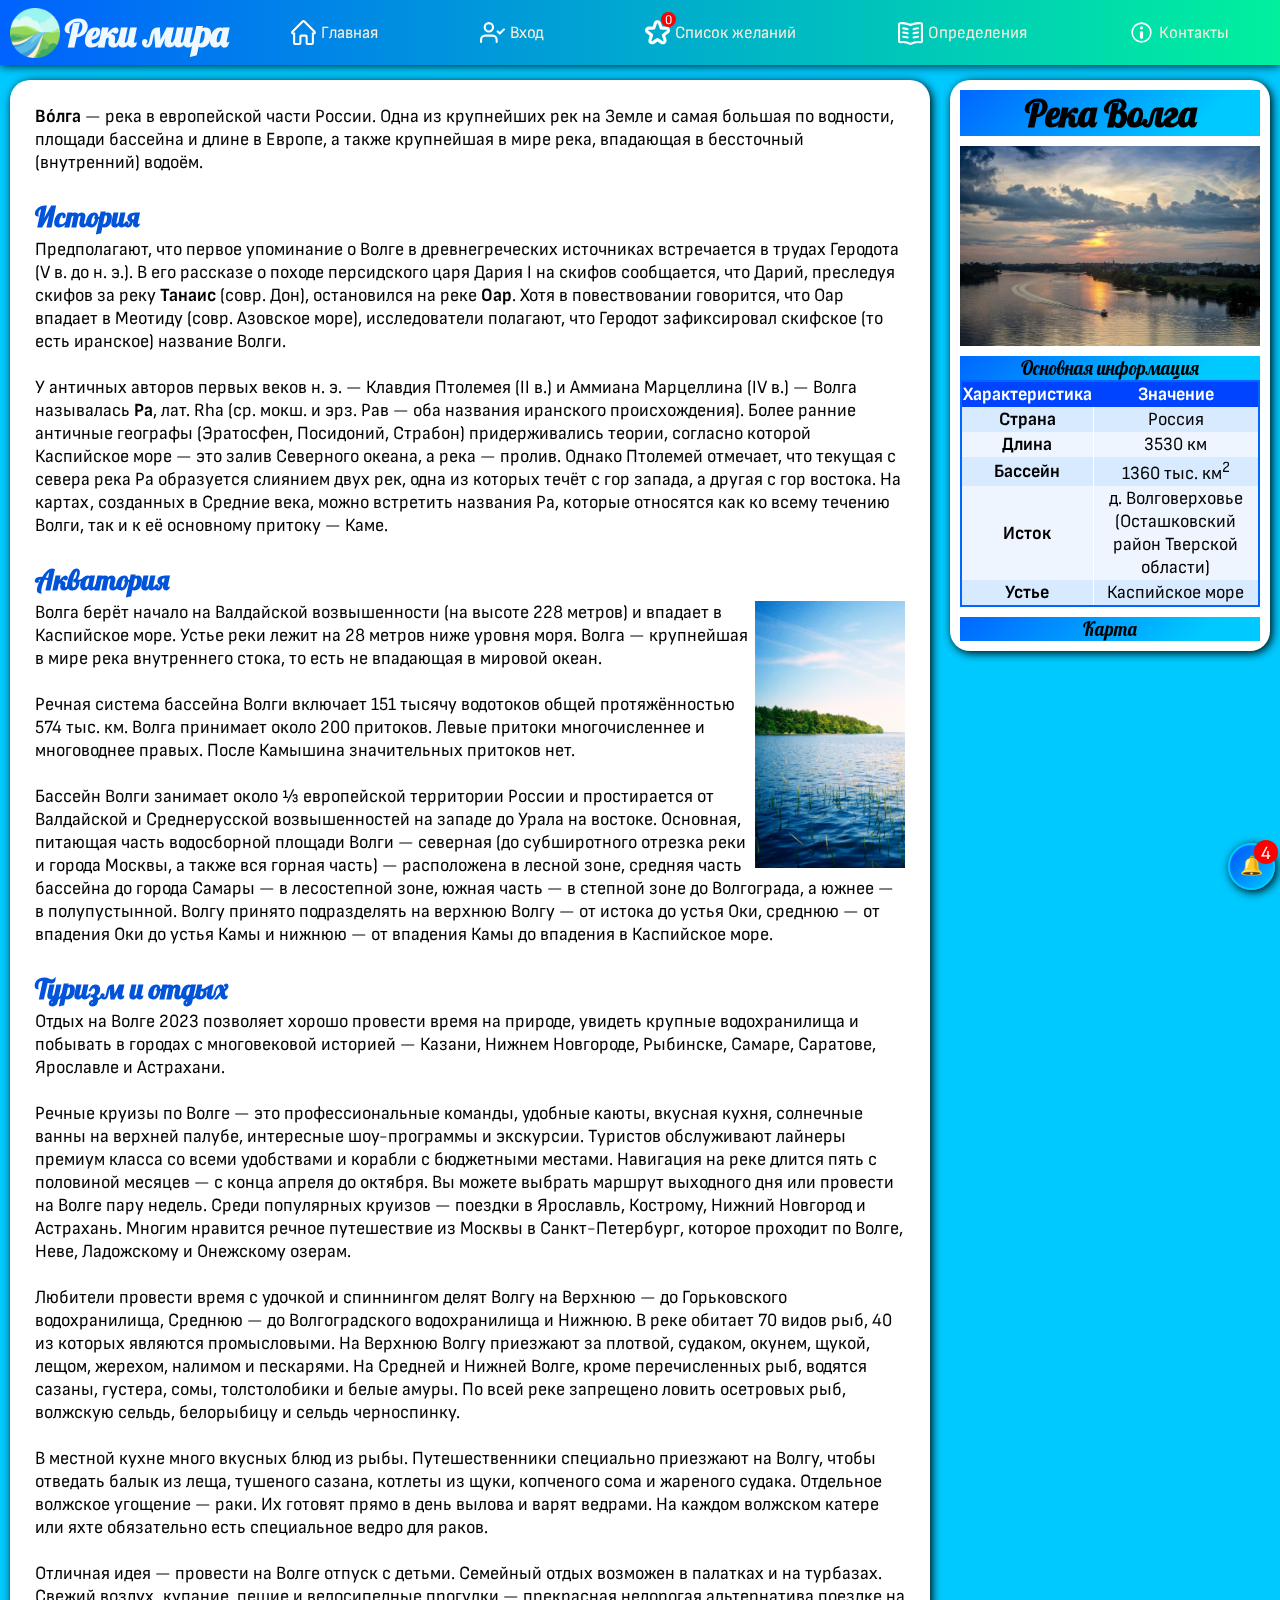
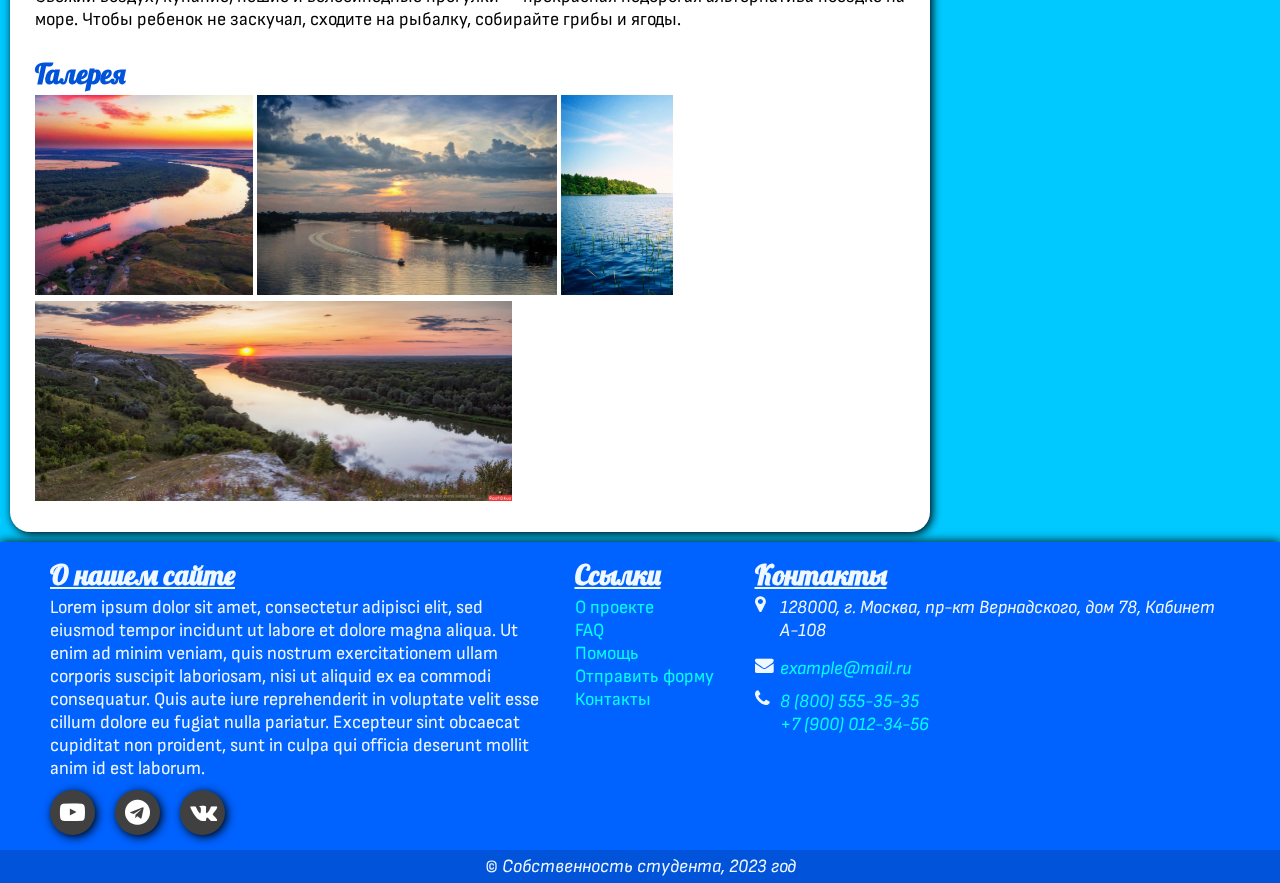
<file: river-web-pages/volga-river.html>
<!DOCTYPE html>
<html lang="ru">
<head>
    <meta charset="UTF-8">
    <meta name="viewport" content="width=device-width, initial-scale=1.0">
    <title>Реки мира</title>
    <link rel="icon" href="favicon.ico"> <!-- Создание иконки -->
    <!-- <link rel="icon" type="images/png" href="/logo.png"> -->
    <link rel="stylesheet" href="../styles/styles.css">
    <link rel="stylesheet" href="../styles/river-styles.css">
    <link rel="stylesheet" href="../styles/mobstyles.css" media="(max-width: 1000px), (orientation: portrait)">
    <!-- Добавить библиотеку иконок -->
    <link rel="stylesheet" href="https://cdnjs.cloudflare.com/ajax/libs/font-awesome/4.7.0/css/font-awesome.min.css">
</head>
<body class="body-river">
    <script defer src="/scripts/main_page.js"></script>
    <script defer src="/scripts/move_burger_menu.js"></script>
    <script defer src="/scripts/notifications.js"></script>

    <!-- Шапка -->
    <header>
        <a id="logo" href="/index.html">
            <img src="/images/logos/river_logo.png" width="50" height="50">
            <h1>Реки мира</h1>
        </a>

        <!-- Создание оглавления на основе списков -->
        <nav id="menu">
            <ul>
                <li><a class="nav-btn home" href="/index.html"><img src="/images/bages/home.svg" width="50" height="50"><span>Главная</span></a>
                </li>
                <li><a class="nav-btn sign-in" href="/sign-in-pane.html"><img src="/images/bages/registration.svg" width="50" height="50"><span>Вход</span></a>
                </li>
                <li><a class="nav-btn wishlist-btn" href="/cart.html"><img src="/images/bages/star.svg" width="50" height="50"><span>Список желаний</span></a>
                </li>
                <li><a class="nav-btn termins" href="/termins.html"><img src="/images/bages/book.svg" width="50" height="50"><span>Определения</span></a>
                </li>
                <li><a class="nav-btn contacts" href="#contacts"><img src="/images/bages/info.svg" width="50" height="50"><span>Контакты</span></a>
                </li>
            </ul>
        </nav>
        <nav class="nav-toggle"><input type="checkbox"/><span></span></nav>
    </header>

    <div id="river-interface">
        <main>
            <section id="river-info">
                <h1>Река Волга</h1>
                <figure class="picture">
                    <img src="../images/Volga.jpg" width="300">
                    <!-- <figcaption>Вид на вечернюю Волгу</figcaption> -->
                </figure>
                
                <table border="1">
                    <caption>Основная информация</caption>
                    <thead>
                    <tr>
                        <th>Характеристика</th>
                        <th>Значение</th>
                    </tr>
                    </thead>

                    <tbody>
                    <tr>
                        <td>Страна</td>
                        <td>Россия</td>
                    </tr>
                    <tr>
                        <td>Длина</td>
                        <td>3530 км</td>
                    </tr>
                    <tr>
                        <td>Бассейн</td>
                        <td>1360 тыс. км<sup>2</sup></td>
                    </tr>
                    <tr>
                        <td>Исток</td>
                        <td>д. Волговерховье (Осташковский район Тверской области)</td>
                    </tr>
                    <tr>
                        <td>Устье</td>
                        <td>Каспийское море</td>
                    </tr>
                    </tbody>
                </table>

                <figure class="yandex-map">
                    <figcaption>Карта</figcaption>
                    <script
                        type="text/javascript"
                        charset="utf-8"
                        async
                        src="https://api-maps.yandex.ru/services/constructor/1.0/js/?um=constructor%3A0d7da4c5887382b09bae7917ad505f07c63efa99ff053285abc4f196944c023e&amp;width=100%25&amp;height=295&amp;lang=ru_RU&amp;scroll=true">
                    </script>
                </figure>
            </section>
            <section id="river-content">
                <article>
                    <p>
                        <strong>Во́лга</strong> — река в европейской части России. Одна из крупнейших рек на Земле и самая большая по водности, площади бассейна и длине в Европе, а также крупнейшая в мире река, впадающая в бессточный (внутренний) водоём.
                    </p>
                </article>
                <article>
                    <h2>История</h2>
                    <p>
                        Предполагают, что первое упоминание о Волге в древнегреческих источниках встречается в трудах Геродота (V в. до н. э.). В его рассказе о походе персидского царя Дария I на скифов сообщается, что Дарий, преследуя скифов за реку <b>Танаис</b> (совр. Дон), остановился на реке <b>Оар</b>. Хотя в повествовании говорится, что Оар впадает в Меотиду (совр. Азовское море), исследователи полагают, что Геродот зафиксировал скифское (то есть иранское) название Волги.
                        <br><br>
                        У античных авторов первых веков н. э. — Клавдия Птолемея (II в.) и Аммиана Марцеллина (IV в.) — Волга называлась <b>Ра</b>, лат. Rha (ср. мокш. и эрз. Рав — оба названия иранского происхождения). Более ранние античные географы (Эратосфен, Посидоний, Страбон) придерживались теории, согласно которой Каспийское море — это залив Северного океана, а река — пролив. Однако Птолемей отмечает, что текущая с севера река Ра образуется слиянием двух рек, одна из которых течёт с гор запада, а другая с гор востока. На картах, созданных в Средние века, можно встретить названия Ра, которые относятся как ко всему течению Волги, так и к её основному притоку — Каме.
                    </p>
                </article>
                <article>
                    <h2>Акватория</h2>
                    <img src="../images/Volga_.jpg" width="150" style="float: right;">
                    <p>
                        Волга берёт начало на Валдайской возвышенности (на высоте 228 метров) и впадает в Каспийское море. Устье реки лежит на 28 метров ниже уровня моря. Волга — крупнейшая в мире река внутреннего стока, то есть не впадающая в мировой океан.
                        <br><br>
                        Речная система бассейна Волги включает 151 тысячу водотоков общей протяжённостью 574 тыс. км. Волга принимает около 200 притоков. Левые притоки многочисленнее и многоводнее правых. После Камышина значительных притоков нет.
                        <br><br>
                        Бассейн Волги занимает около ⅓ европейской территории России и простирается от Валдайской и Среднерусской возвышенностей на западе до Урала на востоке. Основная, питающая часть водосборной площади Волги — северная (до субширотного отрезка реки и города Москвы, а также вся горная часть) — расположена в лесной зоне, средняя часть бассейна до города Самары — в лесостепной зоне, южная часть — в степной зоне до Волгограда, а южнее — в полупустынной. Волгу принято подразделять на верхнюю Волгу — от истока до устья Оки, среднюю — от впадения Оки до устья Камы и нижнюю — от впадения Камы до впадения в Каспийское море.
                    </p>
                </article>
                <article>
                    <h2>Туризм и отдых</h2>
                    <p>
                        Отдых на Волге 2023 позволяет хорошо провести время на природе, увидеть крупные водохранилища и побывать в городах с многовековой историей — Казани, Нижнем Новгороде, Рыбинске, Самаре, Саратове, Ярославле и Астрахани.
                        <br><br>
                        Речные круизы по Волге — это профессиональные команды, удобные каюты, вкусная кухня, солнечные ванны на верхней палубе, интересные шоу-программы и экскурсии. Туристов обслуживают лайнеры премиум класса со всеми удобствами и корабли с бюджетными местами.
                        Навигация на реке длится пять с половиной месяцев — с конца апреля до октября. Вы можете выбрать маршрут выходного дня или провести на Волге пару недель. Среди популярных круизов — поездки в Ярославль, Кострому, Нижний Новгород и Астрахань. Многим нравится речное путешествие из Москвы в Санкт-Петербург, которое проходит по Волге, Неве, Ладожскому и Онежскому озерам.
                        <br><br>
                        Любители провести время с удочкой и спиннингом делят Волгу на Верхнюю — до Горьковского водохранилища, Среднюю — до Волгоградского водохранилища и Нижнюю. В реке обитает 70 видов рыб, 40 из которых являются промысловыми. На Верхнюю Волгу приезжают за плотвой, судаком, окунем, щукой, лещом, жерехом, налимом и пескарями. На Средней и Нижней Волге, кроме перечисленных рыб, водятся сазаны, густера, сомы, толстолобики и белые амуры. По всей реке запрещено ловить осетровых рыб, волжскую сельдь, белорыбицу и сельдь черноспинку.
                        <br><br>
                        В местной кухне много вкусных блюд из рыбы. Путешественники специально приезжают на Волгу, чтобы отведать балык из леща, тушеного сазана, котлеты из щуки, копченого сома и жареного судака. Отдельное волжское угощение — раки. Их готовят прямо в день вылова и варят ведрами. На каждом волжском катере или яхте обязательно есть специальное ведро для раков.
                        <br><br>
                        Отличная идея — провести на Волге отпуск с детьми. Семейный отдых возможен в палатках и на турбазах. Свежий воздух, купание, пешие и велосипедные прогулки — прекрасная недорогая альтернатива поездке на море. Чтобы ребенок не заскучал, сходите на рыбалку, собирайте грибы и ягоды.
                    </p>
                </article>
                <article class="galery">
                    <h2>Галерея</h2>
                    <img src="../images/Don.jpg" height="200">
                    <img src="../images/Volga.jpg" height="200">
                    <img src="../images/Volga_.jpg" height="200">
                    <img src="../images/Don_.jpg" height="200">
                </article>
            </section>

            <div id="notification">
                <a id="notification_menu_sym"></a>
                <span class="title">Уведомления</span>
                <ol class="block-wrap">
                    <li><a>Вы можете зарегестрироваться на нашем сайте</a><span class="close-btn">x</span></li>
                    <li><a>Какие места стоит посетить</a><span class="close-btn">x</span></li>
                    <li><a>Открылся новый туристический маршрут!</a><span class="close-btn">x</span></li>
                    <li><a>Часто задаваемые вопросы</a><span class="close-btn">x</span></li>
                </ol>
            </div>
        </main>
    
        <!-- Подвал -->
        <footer>
            <div class="shell">
                <span class="about">
                    <h2 class="title">О нашем сайте</h2>
                    <p>Lorem ipsum dolor sit amet, consectetur adipisci elit,
                    sed eiusmod tempor incidunt ut labore et dolore magna aliqua.
                    Ut enim ad minim veniam, quis nostrum exercitationem ullam corporis
                    suscipit laboriosam, nisi ut aliquid ex ea commodi consequatur.
                    Quis aute iure reprehenderit in voluptate velit esse cillum dolore
                    eu fugiat nulla pariatur. Excepteur sint obcaecat cupiditat non proident,
                    sunt in culpa qui officia deserunt mollit anim id est laborum.
                    </p>
                    <div id="social_media">
                        <div class="soc_button youtube"><a class="fa fa-youtube-play" href="https://www.youtube.com" target="_blank"></a></div>
                        <div class="soc_button telegram"><a class="fa fa-telegram" href="https://telegram.org" target="_blank"></a></div>
                        <div class="soc_button vk"><a class="fa fa-vk" href="https://vk.com" target="_blank"></a></div>
                    </div>
                </span>
                
                <span class="links">
                    <h2 class="title">Ссылки</h2>
                    <ul>
                        <li><a href="#">О проекте</a>
                        </li>
                        <li><a href="#">FAQ</a>
                        </li>
                        <li><a href="#">Помощь</a>
                        </li>
                        <li><a href="#">Отправить форму</a>
                        </li>
                        <li><a href="#contacts" onclick="showNotification('Hello')">Контакты</a>
                        </li>
                    </ul>
                </span>
                
                <span id="contacts">
                    <h2 class="title">Контакты</h2>
                    <address>
                        <div class="icon-block">
                            <i class="fa fa-map-marker ico-contact"></i>
                            <p class="description"> 128000, г. Москва, пр-кт Вернадского,
                                дом 78, Кабинет А-108</p>
                        </div>
                    
                        <div class="icon-block">
                            <i class="fa fa-envelope ico-contact"></i>
                            <a class="description" id="email" href="mailto:example@mail.ru">example@mail.ru</a>
                        </div>
    
                        <div class="icon-block">
                            <i class="fa fa-phone ico-contact"></i>
                            <div class="tel-numbers">
                                <a class="description" href="tel:8 (800) 555-35-35">8 (800) 555-35-35</a>
                                <a class="description" href="tel:+7 (900) 012-34-56">+7 (900) 012-34-56</a>
                            </div>
                        </div>
                    </address>
                </span>
            </div>
            
            <span id="rights"><i>© Собственность студента, 2023 год</i></span>       <!-- Сноска -->
        </footer>
    </div>
    
</body>
</html>
</file>
<file: styles/styles.css>
@import url('https://fonts.googleapis.com/css2?family=Hedvig+Letters+Sans&family=Sofia+Sans+Semi+Condensed&family=Tenor+Sans&display=swap');
@import url('https://fonts.googleapis.com/css2?family=Lobster&display=swap');

/* Свойства всего сайта */
body {
    background-color: #00000000;

    margin: 0;
    font-family: 'Sofia Sans Semi Condensed', sans-serif;
    /* font-family: 'Times New Roman', Times, serif; */
    /* font-family: Cambria, Cochin, Georgia, Times, 'Times New Roman', serif; */
    font-size: 14pt;
    background-color: #00c9ff;
    padding-top: 70px;
}
body::before {
    content: "";
    position: fixed;
    left: 0; right: 0;
    top: 0; bottom: 0;
    /* background: url("/images/bg.avif"); */
    z-index: -1;
}

#index-pane {
    width: 100%;
    display: grid;
    grid-template-columns: auto 250px;
    grid-template-rows: repeat(2, auto);
    grid-auto-flow: dense;
}

h1, h2, h3 {
    font-family: 'Lobster';
}

/* Смещение якоря */
.anchor {
    border-top: 110px solid transparent;
    margin-top: -110px;
    -moz-background-clip: padding;
    -webkit-background-clip: padding-box;
    background-clip: padding-box;
}

h2 {
    color: #0154da;
    margin: 0 0 4px;
}

h3 {
    color: #00a2ff;
    margin: 0 0 4px;
}

/* Шапка */
header {
    position: fixed;
    top: 0px;
    display: flex;
    justify-content: space-between;
    align-items: stretch;
    width: 100%;
    height: 65px;

    background: linear-gradient(90deg, #0062ff 0%, #00f09e 100%);
    box-shadow: 0 0px 10px black;

    z-index: 100;

    > #logo {
        text-decoration: none;
        min-width: 220px;
        padding: 8px 10px 8px;
        display: flex;
        flex-flow: row nowrap;
        align-items: center;
        gap: 5px;
    
        /* > * {
            display: inline;
            vertical-align: middle;
        } */
    
        > h1 {
            color: aliceblue;
            margin: 0;
        }
    }

    > #menu {
        flex-grow: 1;
        /* background-color: #0091ff; */
    
        > ul {
            height: 100%;
            display: flex;
            flex-wrap: nowrap;
            align-items: center;
            margin: 0px;
            padding-left: 0px;
    
            > li {
                height: 100%;
                flex-grow: 1;
                list-style: none;
                text-align: center;
                border-radius: 10px;
                font-size: 13pt;
                /* background-color: black; */
                padding-inline: 2px;

                display: flex;
                flex-wrap: nowrap;
                align-items: center;
                justify-content: center;
            
                transition: background-color .5s;
    
                > a {
                    display: flex;
                    align-items: center;
                    text-decoration: none;
                    gap: 5px;
                    position: relative;
                    
                    /* padding-top: 22px;
                    padding-bottom: 22px; */
                    color: antiquewhite;

                    > img {
                        filter: invert(1);
                        -webkit-filter: invert(1);
                        color: white;
                        width: 25px; height: 25px;
                    }
                }
                > .wishlist-btn::after {
                    position: absolute;
                    width: 15px;
                    height: 15px;
                    border-radius: 50%;
                    top: -8px;
                    left: 16px;
                    content: attr(count);
                    text-align: center;
                    font-size: 10pt;
                    color: white;
                    background-color: red;
                }
            }
    
            > li:hover {
                background-color: #00a2ff;
            }
    
            > li:active {
                background-color: #29adfa;
            }
        }
    }

    > .nav-buttons {
        display: flex;
        flex-flow: row nowrap;
        justify-content: space-between;
        align-items: center;
        gap: 10px;
        margin-right: 5px;

        > .nav-btn {
            /* display: block; */
            position: relative;
            transition: all .3s;
        
            > img {
                filter: invert();
                user-select: none;
            }
        }
        > .sign-in-btn > img {
            width: 40px; height: 40px;
        }
        > .wishlist-btn  {
            margin-top: 5px;
            > img {
                width: 30px; height: 30px;
            }
        }
        > .to-home-btn > img {
            width: 35px; height: 35px;
        }

        > .nav-btn:hover {
            filter: brightness(0.9);
        }
    
        > .wishlist-btn::after {
            position: absolute;
            width: 20px;
            height: 20px;
            border-radius: 50%;
            top: -7px;
            right: -7px;
            content: attr(count);
            text-align: center;
            color: white;
            background-color: red;
        }
    }
}

.nav-toggle {
    display: none;
    max-width: 0;
    position: relative;
    width: 45px;
    border-radius: 10px;
    transition: background-color .5s;

    /* transition: ; */

    /* Кнопка */
    > input:hover ~ span {
        filter: brightness(0.9);
    }
    > input {
        position: absolute;
        opacity: 0;
    
        width: 100%;
        height: 90%;
        cursor: pointer;
    
        z-index: 1;
    }

    > span {
        display: block;
        position: absolute;
        top: 31px;
        left: 8px;
        right: 8px;
        height: 3px;
        background: white;
    
        border-radius: 6px;
     }

     > span:before, > span:after {
        content: "";
        position: absolute;
        display: block;
        left: 0;
        width: 100%;
        height: 3px;
        background: white;
    
        border-radius: 6px;
     }

     > span:before {
        top: -10px;
     }

     > span:after {
        bottom: -10px;
     }
}
.nav-toggle:hover {
    background-color: #00a2ff;
}

/* Основа */
main {
    min-height: 80vh;

    display: flex;
    /* justify-content: space-between; */
    flex-wrap: wrap;

    /* padding-top: 70px; */
}

main > .content {
    /* width: auto; */
    flex-grow: 1;
}

main section {
    padding: 10px;
    margin: 10px;
    background-color: white;
    border-radius: 20px;
    box-shadow: 2px 2px 10px black;

    & p {
        margin: 0;
    }
}

main article {
    padding: 10px;
    margin: 5px;
    /* background-color: #f2f2f2; */
    border-radius: 20px;
}

main nav {
    margin-inline: 10px;
    text-align: center;
}

main nav a {
    padding: 4px;
    /* border: solid 2px; */
    border-radius: 10px;
    background-color: #b0ffff;
    text-decoration: none;
    color: #0154da;
    font-family: 'Lobster'
}

main nav a:hover {
    background-color: #96ffff;
}

main nav a:active {
    background-color: #a8a8a8;
}

.videos{
    margin-inline: 0;
    text-align: center;
}

#my_video {
    position: relative;
    margin: auto;
    width: 60%;
    min-width: 400px;
    --video-padding: 20px;
    padding: var(--video-padding);
    border-radius: 10px;
    background-color: #030022;

    > video {
        width: 100%;
    }
}

#my_video::before {
    position: absolute;
    bottom: 4px;
    left: 5%;
    width: 90%;
    height: 2em;
    opacity: 0;
    border: solid 1px white;
    /* margin-inline: 20%; */

    background-color: #00000072;

    content: "Река Дон. На рыбалке.";

    color: white;
    transition: opacity 300ms;
}

#my_video:hover::before {
    opacity: 1;
}

#my_video::before::after {
    content: "текст текст текст";
    font-size: large;
}

iframe {
    max-width: 100%;
}

/* Галерея */
#galery {

    > h2 {
        width: 100%;
        text-align: center;
        margin-bottom: 5px;
    }
    
    > p {
        text-align: center;
    }
    
    > .pictures {
        display: flex;
        flex-flow: row wrap;
        justify-content: center;
        gap: 10px;

        > figure {
            width: 250px;
            height: 380px;

            position: relative;
            margin: 0;
            max-width: 100%;
            text-align: center;
            overflow: hidden;
            border-radius: 10px;

            transition: all .5s;

            > img {
                object-fit: cover;
                width: 100%;
                height: 100%;
                
                transition: all .5s;
            }

            > figcaption {
                position: absolute;
                display: block;
                text-align: center;
                width: 100%;
                bottom: 0;
                font-family: 'Lobster';
                font-size: 15pt;

                background: linear-gradient(0deg, #00a2ff 0%, #00a2ff 20%, #00a2ff00 100%);
                padding-top: 30px;
            }

            > p {
                position: absolute;
                left: 5px;
                right: 5px;
                bottom: 3em;
                margin: auto;
                max-width: 30em;
                color: white;
                font-size: 12pt;
            }

            > .clickable {
                display: block;
                position: absolute;
                top: 0; bottom: 0;
                left: 0; right: 0;
                cursor: zoom-in;
            }

            > .like-btn, .more-btn {
                position: absolute;
                width: 40px;
                height: 40px;
                border-radius: 50%;
                border: none;
                background-color: #9c9b9bcc;
                color: white;
                cursor: pointer;
                transition: background-color .2s;

                > img {
                    position: absolute;
                    top: 25%;
                    left: 25%;
                    width: 20px;
                    height: 20px;
                    transition: all .5s;
                }
            }

            > .like-btn {
                top: 5px; left: 5px;
            }
            > .like-btn:hover {
                background-color: #ffc0cbd8 !important;
            }

            > .more-btn {
                top: 5px; right: 5px;
            }
            > .more-btn:hover {
                background-color: #cacacacc;
            }
            > .more-btn:active {
                background-color: #c1fff7cc;
            }

            > figcaption, > p, .like-btn, .more-btn {
                opacity: 0;
                transition: opacity .5s;
            }
        }

        > figure:hover > img {
            transform: scale(1.1);
            filter: brightness(0.7);
            /* z-index: 2; */

            ~ figcaption, ~ p, ~ .like-btn, ~ .more-btn {
                opacity: 1;
            }
        } 
    }
}

/* Блок с неважной информацией */
aside {
    /* width: 160px;
    flex-grow: 1; */
    /* padding-top: 70px; */
    padding-bottom: 20px;
    text-align: center;
    /* background-color: antiquewhite; */

    > section {
        background-color: white;
        box-shadow: 2px 2px 10px black;
        border-radius: 20px;
        height: 200px;
        margin: 10px;
        margin-left: 0;

        > p {
            margin: 0;
            padding-top: 10px;
        }

        & img {
            filter: invert(60%);
        }
    }
}

#kolyma {
    float: left;
    border-radius: 7px;
    margin-left: 0;
    margin-bottom: 0;
    margin-right: 10px;
    padding: 0;
    background: linear-gradient(135deg, #0067fe 20%, #00c9ff 100%);
    box-shadow: 2px 2px 5px black;
    max-width: 400px;
    overflow: hidden;
    
    & img {
        padding: 0;
        width: 100%;
    }

    > figcaption {
       text-align: center;
       font-family: 'Lobster';
    }
}

blockquote {
    background-color:  #0cdf0c;
    padding: 5px;
    padding-inline: 10px;
    border-radius: 5px;
    width: fit-content;
    margin-top: 10px;
    margin-bottom: 10px;
}

/* Блок уведомлений */
#notification {
    position: fixed;
    right: 5px;
    bottom: 10px;
    /* background: #0154da; */
    background: linear-gradient(135deg, #0067fe 20%, #00c9ff 100%);
    border: #00c9ff 2px solid;
    border-radius: 100%;
    padding: 10px;
    z-index: 1;

    box-shadow: 2px 2px 10px black;

    > .title {
        margin-left: 4rem;
        display: none;
        color: white;
    }

    > .block-wrap {
        visibility: hidden;
        position: absolute;
        bottom: -1000px;
        right: -1000px;
        list-style: none;
        padding: 0;
        counter-reset: notifications_count;
        overflow: auto;

        height: 350px;
        width: 300px;
        margin-top: 5px;
        margin-bottom: 0;

        > li {
            position: relative;
            counter-increment: notifications_count;
            margin-top: 10px;
            margin-bottom: 10px;
            padding: 10px;
            border-radius: 20px;
            background: #96ffff;
            transition: all 400ms;
            width: 260px;
            display: flex;
            flex-flow: row nowrap;
            align-items: center;

            > a {
                text-align: center;
                width: inherit;
                position: relative;
                bottom: 10px;
                margin-left: 30px;
            }


            > a::before {
                color: white;
                content: counter(notifications_count);
                position: relative;
                top: 20px;
                right: 30px;
                background: #00a6c0;
                text-align: center;
                display: flex;
                flex-flow: row;
                justify-content: center;
                align-items: center;
                width: 20px;
                height: 20px;
                border-radius: 50%;
                box-shadow: 2px 2px 4px black;
                padding: 2px;
            }

            > .close-btn {
                position: absolute;
                text-align: center;
                padding-bottom: 3px;
                width: 23px;
                height: 20px;
                border-radius: 50%;
                top: 2px;
                right: 6px;
                background-color: red;
                box-shadow: 2px 2px 4px black;
                color: white;
                cursor: pointer;
                border: none;
            }
            > .close-btn:active {
                background-color: rgb(195, 0, 0);
            }
        }

        > li:hover {
            background: #00a6c0;
            color: white;
            /*border: #002200 1px solid;*/
            box-shadow: 3px 3px 5px black;
            /* transform: scale(1.1); */

            ::before {
                background: #96ffff;
                color: black;
            }
        }
    }
    .block-wrap::-webkit-scrollbar {
        width: 12px;               /* ширина scrollbar */
    }
    .block-wrap::-webkit-scrollbar-track {
        background: #007a5b;        /* цвет дорожки */
        border-radius: 20px;
    }
    .block-wrap::-webkit-scrollbar-thumb {
        background-color: #00e997; /* цвет плашки */
        border-radius: 20px;       /* закругления плашки */
    }

    .block-wrap {
        /* scrollbar-width: auto; */
        scrollbar-color: #00e997 #007a5b;
    }
}

@keyframes anim {
    from {
        width: 50px;
        height: 50px;
        border-radius: 25px;
    }
    99% {
        width: 330px;
        height: 400px;
        border-radius: 20px;
    }
    to {
    }
}

#notification:hover {
    animation-name: anim;
    animation-duration: 300ms;
    animation-timing-function: ease-in;
    height: 400px;
    width: 300px;
    
    border-radius: 20px;

    > .title {
        display: inline;
    }

    > .block-wrap {
        visibility: visible;
        position: static;
    } 
}

#notification_menu_sym::before {
    content: "\1F514";
    color: white;
}

#notification_menu_sym::after {
    position: absolute;
    top: -5px;
    right: -5px;
    width: 20px;
    height: 20px;
    text-align: center;
    color: white;
    /* content: attr(countOfMessages); */
    content: attr(countOfMessages);
    border-radius: 50%;
    border: red 2px solid;
    background: red;
}

/* Подвал */
footer {
    /* width: 100%; */
    grid-column: 1 / -1;

    background-color: #0062ff;
    color: aliceblue;
    /* text-align: center; */
    padding-top: 15px;

    box-shadow: 0 0 10px black;

    > .shell {
        margin-inline: 50px;
        margin-bottom: 10px;
        display: grid;
        grid-template-columns: auto 150px auto;
        gap: 30px;

        .title {
            color: aliceblue;
            text-decoration: underline;
        }

        > .links > ul {
            padding-left: 0px;
            list-style: none;
        }
    }

    > span {
        display: block;
        padding: 5px 0 5px 0;
        width: 100%;
        text-align: center;
        background-color: #0154da;
    }

    & a:not(.fa)  {
        display: block;
        width: fit-content;
        color: aqua;
        text-decoration: none;
        transition: all 0.3s;
    }

    & a:not(.fa):hover {
        color: white;
        text-decoration: underline;
        transform: translateX(10px);
    }
    
    & p , & ul {
        margin-top: 0;
        margin-bottom: 5px;
    }

    & address {
        > .icon-block {
            display: grid;
            grid-template-columns: 25px auto;
            margin-bottom: 10px;

            > .tel-numbers {
                display: flex;
                flex-flow: column;
            }
        }
    }
}

/* Блок с кнопками соц. сетей */
#social_media {
    display: flex;
    justify-content: left;
    gap: 20px;

    padding: 5px 0;

    & .soc_button {
        position: relative;
    
        border-radius: 50%;
        background: #404040;
        box-shadow: 2px 2px 10px black;
    
        z-index: 0;
        overflow: hidden;
    }

    > .soc_button .fa {
        padding: 10px;
        font-size: 25px;
        width: 25px;
        text-align: center;
        text-decoration: none;
        border-radius: 50%;
    
        color: white;
    }

    > .soc_button::before {
        content: "";
        position: absolute;
        width: 100%;
        height: 100%;
        top: -100%;
        
        border-radius: 50%;
        z-index: -1;
        transition: all 300ms;
    }

    > .soc_button:hover::before {
        transform: translateY(100%);
    }

    > .soc_button:active::before {
        opacity: 0.7;
    }

    > .youtube::before {
        background: radial-gradient(at 0% 0%, rgba(255,0,0,1) 0%, rgb(92, 0, 0) 100%);
    }

    > .telegram::before {
        background: radial-gradient(at 0% 0%, rgb(0, 247, 255) 0%, rgb(0, 136, 255) 100%);
    }

    > .vk::before {
        background: radial-gradient(at 0% 0%, rgb(0, 179, 255) 0%, rgb(0, 85, 255) 100%);
    }
}

/* Фотокарточки (1) */
.wrapper {
    display: flex;
    justify-content: center;
    align-items: center;
    flex-wrap: wrap;
    padding: 20px 0 20px 0;
    padding-left: 10px;

    background-color: #0e1118;
}
  .wrapper .box {
    position: relative;
    width: 320px;
    height: 400px;
    display: flex;
    justify-content: center;
    align-items: center;
    margin: 30px 0 30px 50px;
    transition: 0.5s;
  
}
  /* look of the tile */
  .wrapper .box::before {
    content: "";
    position: absolute;
    top: 0;
    left: 50px;
    width: 50%;
    height: 100%;
    background-color: #ffffff;
    border-radius: 8px;
    transform: skewX(15deg);
    transition: 0.5s;
    
}
  /* look of the blur around tiles */
  .wrapper .box::after {
    content: "";
    position: absolute;
    top: 0;
    left: 50px;
    width: 50%;
    height: 100%;
    background-color: #ffffff;
    border-radius: 8px;
    transform: skewX(15deg);
    transition: 0.5s;
    filter: blur(30px);
    transition: 0.5s;
    
  }
  /* look after hover */
  .wrapper .box:hover:before,
  .wrapper .box:hover:after{
    transform: skewX(0deg);
    left: 20px;
    width: calc(100%-90px);
    
  }
  /* colors for each tile */
  .wrapper .box:nth-child(1):before,
  .wrapper .box:nth-child(1):after{
    background: linear-gradient(315deg, #ffbc00, #ff0058)
  }
  .wrapper .box:nth-child(2):before,
  .wrapper .box:nth-child(2):after{
    background: linear-gradient(315deg, #03a9f4, #ff0058)
  }
  .wrapper .box:nth-child(3):before,
  .wrapper .box:nth-child(3):after{
    background: linear-gradient(315deg, #4dff03, #00d0ff)
  }
  .wrapper .box span{
    display: block;
    position: absolute;
    top: 0;
    left: 0;
    right: 0;
    bottom: 0;
    pointer-events: none; 
  }
  .wrapper .box span::before{
    content: "";
    position: absolute;
    top: 0;
    left: 0;
    width: 100%;
    height: 100%;
    border: 8px;
    border-radius: 8px;
    background: rgba(255, 255, 255, 0.1);
    backdrop-filter: blur(10px);
    opacity: 0;
    transition: 0.5s;
    animation: animate 2s linear infinite;
  }
  /* size and position of first on hover rect */
  .wrapper .box:hover span::before{
    top: -35px;
    left: 35px;
    width: 85px;
    height: 85px;
    opacity: 1;
    
  }
  /* size and position of second on hover rect */
  .wrapper .box span::after{
    content: "";
    position: absolute;
    bottom: 0;
    right: 0;
    width: 100%;
    height: 100%;
    border: 8px;
    border-radius: 8px;
    background: rgba(255, 255, 255, 0.1);
    backdrop-filter: blur(10px);
    opacity: 0;
    transition: 0.5s;
    animation: animate 2s linear infinite;
    box-shadow: 0px 5px 15px rgba(0, 0, 0, 0.05);
    animation-delay: -1s;
    
  }
  
  .wrapper .box:hover span::after{
    bottom: -35px;
    right: 100px;
    width: 85px;
    height: 85px;
    opacity: 1;
  
  }
  /* animation to make on-hover tiles float */
  @keyframes animate{
    0%, 100% {
      transform: translateY(10px);
    }
    50%{
      transform: translateY(-10px);
    }
  }
  /* position of box with content */
  .wrapper .box .content {
    position: relative;
    left: -20px;
    padding: 20px 40px;
    background: rgba(255, 255, 255, 0.05);
    backdrop-filter: blur(10px);
    box-shadow: 0px 5px 15px rgba(0, 0, 0, 0.1);
    border-radius: 8px;
    transition: 0.5s;
    z-index: 1;
    color: #fff;
  /*   display: none; */
  }
  .wrapper .box:hover .content{
    left: -60px;
  }
  .wrapper .box .content h2{
    font-size: 2em;
    color: #fff;
    margin-bottom: 10px;
  }
  .wrapper .box .content p{
    font-size: 1.1em;
    margin-bottom: 10px;
    line-height: 1.4em;
  }
  .wrapper .box .content a {
    display: inline-block;
    font-size: 1.1em;
    color: #111;
    background: #fff;
    padding: 10px;
    border-radius: 4px;
    text-decoration: none;
    font-weight: 500;
    margin-top: 5px;
}

/* Фотокарточки (4) */
.cards-2 {
    position: relative;
    display: flex;
    justify-content: center;
    align-items: center;
    flex-wrap: wrap;
    justify-content: space-around;

    background: linear-gradient(36deg, #ffd300 4%, #b800ff 100%);

    pointer-events: none;
}

.cards-2 .card {
    position: relative;
    width: 200px;
    /* height: 400px; */
    display: flex;
    flex-flow: column nowrap;
    justify-content: center;
    align-items: center;
    text-align: center;
    margin: 40px 30px;
    transition: 0.5s;

    overflow: hidden;

    background: white;
    box-shadow: 0px 5px 15px rgba(49, 49, 49, 0.312);
    padding: 20px;
    border-radius: 20px;

    pointer-events: auto;
}

.cards-2 .card:hover {
    transform: scale(1.1);
}

.cards-2:hover > .card:not(:hover) {
    filter: blur(10px);
}

.cards-2 .card:nth-child(1) a, 
.cards-2 .card:nth-child(1)::after {
    background-color: #ff9900;
}

.cards-2 .card:nth-child(2) a, 
.cards-2 .card:nth-child(2)::after {
    background-color: #ff0044;
}

.cards-2 .card:nth-child(3) a, 
.cards-2 .card:nth-child(3)::after {
    background-color: #aa00ff;
}

.cards-2 .card::after {
    content: "";
    position: absolute;
    top: -80px;
    width: 120%;
    height: 250px;

    border-radius: 50%;
}

.cards-2 .card h2 {
    font-size: 3em;
    color: #ffffff;
    margin-top: 30px;
    margin-bottom: 100px;
    z-index: 1;
}

.cards-2 .card a {
    text-decoration: none;
    color: #ffffff;
    padding: 15px;
    border-radius: 30px;
}

/* Фотокарточки (5) */
.cards-3 {
    position: relative;
    display: flex;
    flex-wrap: wrap;
    justify-content: space-around;

    background-color: #2b2b2b;

    pointer-events: none;

    > .card {
        width: 250px;
        background-color: #030022;
        padding: 2px;
        margin: 20px 20px;
        border-radius: 12px;
        filter: brightness(90%);
        
        transition: all 0.5s;
        pointer-events: auto;
        overflow: hidden;

        > .content {
            /* opacity: 0; */
            --inline-padding: 10px;

            position: relative;
            width: calc(100% - var(--inline-padding) * 2);
            display: flex;
            flex-flow: column nowrap;
            justify-content: center;
            align-items: center;
            text-align: center;
            background-color: #0c002b;
            border-radius: 10px;
            padding: 100px var(--inline-padding);
            z-index: 0;
            pointer-events: auto;

            > * {
                transition: all 0.5s;
            }

            > h2 {
                position: absolute;
                top: 130px;
                right: 0.5em;
                font-size: 35pt;
                opacity: 0.2;

                color: #0073ff;

                z-index: -1;
            }

            > h3 {
                color: gray;
            }

            > p {
                color: gray;
                margin-top: 10px;
                margin-bottom: 20px;
            }

            > a {
                background-color: white;
                text-decoration: none;
                color: black;
                padding: 5px;
                border-radius: 5px;
            }
            > a:hover {
                background-color: #0073ff;
                color: white;
            }
            > a:active {
                background-color: #0155bb;
                color: rgb(182, 182, 182);
            }
        }

        > .content::before {
            content: "";
            position: absolute;
            top: 0;
            left: 0;
            width: 50%;
            height: 100%;
            background-color: #251a41;
            border-radius: 10px 0 0 10px;

            z-index: -1;
        }
    }

    > .card::before, > .card::after {
        content: "";
        position: absolute;
        width: 50%;
        height: 70%;

        opacity: 0;
        animation:  circle_rotation 7s linear infinite;
        transition: all 0.5s;

        z-index: -1;
    }

    > .card::before {
        top: -20%;
        left: 0;
        transform-origin: 100% 100%;
        background: linear-gradient(90deg, #0c002b 0%, #1b32ff 100%);
    }

    > .card::after {
        bottom: -20%;
        right: 0;
        transform-origin: 0% 0%;
        background: linear-gradient(-90deg, #0c002b 0%, #1b32ff 100%);
    }

    > .card:hover::before,
    > .card:hover::after {
        opacity: 1;
    }

    > .card:hover {
        filter: brightness(100%);

        > .content {
            > h2 {
                opacity: 1;
                top: 0.7em;
            }

            > h3, > p {
                color: white;
            }
        }
    }
}

@keyframes circle_rotation {
    from {
        transform: rotate(0);
    }
    25% {
        transform: rotate(90deg);
    }
    50% {
        transform: rotate(180deg);
    }
    75% {
        transform: rotate(270deg);
    }
    to {
        transform: rotate(360deg);
    }
}

.cards-3:hover > .card:not(:hover) {
    filter: brightness(50%);
    opacity: 0.8;
}

/* Временное уведомление */
.float-note {
    position: fixed;
    display: block;
    top: 0;
    left: 0;
    width: 100%;
    height: 100vh;
    background-color: #6b6b6b85;
    z-index: 10000;

    > article {
        margin-inline: 10px;
        width: fit-content;
        padding: 10px;
        text-align: center;
        border-radius: 15px;
        background-color: #ffffff;
        box-shadow: 5px 5px 10px black;
        margin: 20vh auto;
    }
}
</file>
<file: styles/wishlist-styles.css>
/* Список желаний */
#wishlist-main-block {
    flex-flow: row-reverse;
    grid-column: 1 / -1;
    
    & .points {
        margin: 0;
    }

    > .configs {
        position: sticky;
        width: 200px;
        height: fit-content;
        display: flex;
        flex-flow: column nowrap;
        align-items: center;
        background: linear-gradient(135deg, #00c9ff 0%, #0067fe 100%);

        > .points-title {
            width: 100%;
            display: flex;
            gap: 0.3em;
            align-items: center;
            justify-content: center;
            font-family: 'Lobster';
            color: white;

            > h1 {
                margin: 0;
            }
        }

        > .sorter, > .filter {
            display: flex;
            flex-flow: column nowrap;
            align-items: center;
            width: fit-content;
            gap: 5px;
            background-color: #74dffc;
            box-shadow: 2px 2px 5px black;

            > p {
                margin: 0;
            }

            > button {
                position: relative;
                overflow: hidden;
                width: 10em;
                padding: 3px 0;
                border-radius: 10px;
                border: none;
                background-color: white;
                box-shadow: 0px 3px grey;
                cursor: pointer;
                transition: all .3s;
            }
            > button::after {
                content: ">";
                margin-left: 0.5em;
                position: absolute;
                right: -1em;
                transition: all .3s;
            }
            > button:hover {
                transform: translateY(2px);
                box-shadow: 0 2px gray;
                background-color: aquamarine;
            }
            > button:hover::after {
                transform: translateX(-1.2em);
            }
        }

        > .filter {
            > .input > .filter-input {
                width: 3em;
                border: none;
                border-radius: 5px;
                text-align: center;
            }
        }
    }
    
    > .wishlist {
        flex-grow: 1;

        > .empty-block {
            display: flex;
            flex-flow: column nowrap;
            align-items: center;

            > img {
                filter: invert(60%);
            }

            > i {
                max-width: 24em;
                text-align: center;
            }
        }

        > .item {
            position: relative;
            box-shadow: 2px 2px 5px black;
            /* border: 1px solid black; */
            background-color: #00c9ff;
            overflow: hidden;
            z-index: 0;
            transition: all .3s ease-in-out;

            > h1 {
                margin: 0;
                margin-bottom: 5px;
                margin-right: 2em;
            }

            > .image-frame {
                width: 100px;
                height: 100px;
                border: 1px solid;
                border-radius: 10px;
                overflow: hidden;

                > img {
                    object-fit: cover;
                    width: 100%;
                    height: 100%;
                    border-radius: 10px;
                    transition: all .4s;
                }
            }
            > .image-frame:hover > img {
                transform: scale(1.2);
            }

            > .controller {
                position: absolute;
                right: 10px;
                bottom: 20px;

                > p {
                    margin: 0;
                    text-align: center;
                }

                > .count-input {
                    width: 3em;
                    height: 1.5em;
                    text-align: center;
                    border: none;
                    border-radius: 5px;
                }

                > button {
                    background-color: white;
                    width: 1.7em;
                    height: 1.7em;
                    border: none;
                    border-radius: 5px;
                    transition: all .3s;
                    cursor: pointer;
                }
                > .minus-btn:active, .plus-btn:active {
                    background-color: gray;
                }
                > .minus-btn:hover {
                    background-color: #ff4b4b;
                }
                > .plus-btn:hover {
                    background-color: #69ff4b;
                }
            }
    
            > .del-btn {
                position: absolute;
                top: 10px;
                right: 10px;
                border-radius: 50%;
                background-color: #00000000;
                border: none;
                cursor: pointer;
                transition: all .2s ease-in-out;
    
                > img {
                    width: 20px;
                    height: 20px;
                }
            }
            > .del-btn:hover {
                filter: invert(28%) sepia(92%) saturate(7277%) hue-rotate(356deg) brightness(93%) contrast(121%);
            }
        }
        > .item::before {
            content: "";
            position: absolute;
            top: 0;
            left: -158px;
            width: 158px;
            height: 158px;
            margin: auto;
            z-index: -1;
            background: linear-gradient(135deg, #00c9ff 0%, #0067fe 100%);
            border-radius: 50%;
            
            transition: all .6s ease-in-out;
        }
        > .item:hover {
            transform: translateY(-10px);
            color: white;
        }
        > .item:hover::before {
            top: -50%; left: -50%;
            width: 200%;
            height: 200%;
        }
    }
}
</file>
<file: styles/mobstyles.css>
@media (max-width: 800px) {
    body {
        font-size: larger;
    }

    #index-pane {
        display: grid;
        grid-template-columns: auto;
        grid-template-rows: repeat(3, auto);
        grid-auto-flow: dense;
    }

    /* Шапка */
    .nav-toggle {
        display: block;
        margin-right: 10px;

        max-width: 100%;
        /* visibility: visible; */
    }

    .nav-toggle > span {
        transition: transform .6s ease-out;
    }

    /* Анимация при нажатии на кнопку */
    header input:checked ~ span
    {
    opacity: 1;
    transform: rotate(45deg) translate(-2px, -1px) scale(1.2, 1.2);
    }

    header input:checked ~ span::before
    {
    opacity: 1;
    transform: rotate(-90deg) translate(-10px, -0.5px);
    }

    header input:checked ~ span:after
    {
    opacity: 0;
    transform: rotate(0deg) scale(0.2, 0.2);
    }

    #menu {
        width: 100%;
        position: absolute;
        right: 0;
        top: 65px;

        background-color: #0091ffe9;

        transform: translate(100%, 0);
        transition: transform .7s ease-in-out;
    }

    #menu ul {
        flex-direction: column;
    }

    #menu li {
        width: 100%;
        padding: 15px 0;
    }

    #menu li:hover {
        background-color: #5bb8ff;
    }

    /* Основной блок */
    main {
        flex-direction: column;
        /* border: solid; */
    }

    main .content, aside {
        width: 100%;
    }

    #kolyma {
        float: none;
        margin: 0 auto;
    }

    #my_video {
        min-width: auto;
    }

    aside {
        padding-top: 0;

        > section {
            margin-left: 10px;
        }
    }

    #river-interface {
        > main {
            flex-direction: column;
    
            > #river-info {
                width: auto;
            }

            > #river-content {
                width: auto;

                > .galery {
                    /* display: flex;
                    flex-flow: column wrap; */
                    /* align-items: center; */
                    > img {
                        max-width: 100%;
                        /* object-fit: cover; */
                    }
                }
            }
        }
    }

    #wishlist-main-block {
        flex-flow: column; 
        
        > .configs {
            width: fit-content;
            max-width: 90%;
            margin: 0 auto;
            flex-flow: row wrap;
            justify-content: space-around;
            
            > .filter, > .sorter {
                height: 110px;
                justify-content: center;
            }
        }
    }
}

@media (max-width: 945px) {
    /* Галерея */

    #galery figcaption {
        font-size: 14pt;
    }

    #galery > .pictures p {
        font-size: 10pt;
    }

    #galery img {
        width: 220px;
        height: 150px;;
    }
}

@media (max-width: 1000px) {
    footer {
        > .shell {
            display: grid;
            grid-template-columns: repeat(2, 1fr);
            grid-template-rows: repeat(2, auto);
            grid-template-areas: "about about"
                                 "links contacts";
            gap: 20px;

            margin-inline: 30px;

            > .about {
                grid-area: about;
            }

            > .links {
                grid-area: links;
            }

            > .contacts {
                grid-area: contacts;
            }
        }
    }
}

@media (max-width: 500px) {
    main {
        /* width: 100%; */
        overflow: hidden;
    }
    header {
        > #logo {
            min-width: 0;
            > h1 {
                /* display: none; */
            }
        }
    }

    #terms-block figure {
        float: none;
        /* display: flex;
        flex-flow: column nowrap;
        align-items: center; */
        width: fit-content;
        margin: 0 auto;

        > img {
            margin: 0 auto;
        }
    }
}

@media (max-width: 720px) {
    /* Блок регистрации */
    #reg-block {
        > .pane {
            display: flex;
            flex-flow: column;
            justify-content: space-between;
            gap: 10px;
            width: 80%;
            /* margin-inline: 10px; */
            color: white;
        
            margin: auto;
            margin-top: 10px;
            padding: 20px;
            border-radius: 20px;
            
            background-color: var(--bg-color);
            -webkit-backdrop-filter: blur(10px);
            backdrop-filter: blur(10px);

            > .form-field {
                display: grid;
                grid-template-columns: repeat(1, 1fr);
                grid-template-rows: repeat(6, auto);
                grid-template-areas: 
                    "name" "surname"
                    "email" "tel"
                    "gender"
                    "about";
                /* gap: 10px 30px; */

                > span {
                    display: flex;
                    flex-flow: column nowrap;
                    /* justify-content: right; */
                    gap: 10px;

                    > input {
                        width: calc(100% - 1em - 5px);
                        border: none;
                        border-radius: 20px;
                        padding: 5px;
                        padding-left: 1em;
                    }
                }

                > fieldset {
                    display: flex;
                    flex-flow: column nowrap;
                    width: auto;
                    border-radius: 20px;
                    border: 1px solid white;

                    > legend {
                        text-align: center;
                    }
                }

                > .about {
                    grid-column: 1 / -1;
                    grid-row: -2 / -1;

                    > textarea {
                        height: 10em;
                        resize: none;
                        border: none;
                        border-radius: 20px;
                        padding-left: 1em;
                    }
                }
            }
        }
    }

    footer {
        > .shell {
            display: grid;
            grid-template-rows: repeat(3, auto);
            grid-template-columns: 1fr;
            grid-template-areas: "about" "links" "contacts";

            /* display: flex;
            flex-flow: column nowrap; */
            
            gap: 20px;

            margin-inline: 20px;
        }
    }
}
</file>
<file: styles/styles14.css>
#new-gallery {
    display: flex;
    flex-flow: column nowrap;
    align-items: center;
    gap: 5px;
    background-color: antiquewhite;

    > #main-picture {
        width: 100%;
    }

    > .pictures {
        display: flex;
        flex-flow: row nowrap;
        justify-content: left;
        gap: 5px;
        width: 100%;

        > img {
            width: 120px;
            height: 120px;
            object-fit: cover;
        }
    }
}

#select-item {

    > ul {
        display: flex;
        flex-flow: row wrap;
        gap: 10px;
        padding-left: 0;
        
        > li {
            display: block;
            list-style: none;
            padding: 10px;
            cursor: pointer;
        }

        > .selected {
            background-color: #80ff005e;
        }
    }
}

.slider {
    margin: 15px 30px;
    width: 200px;
    height: 10px;
    background-color: #009bfb;
    position: relative;
    border-radius: 5px;
  
    > .handle {
        width: 20px;
        height: 30px;
        background-color: #3fc919;
        position: absolute;
        top: -10px;
        cursor: pointer;
        border-radius: 5px;
    }
}

.products {
    display: flex;
    flex-wrap: wrap;
    align-items: center;
    gap: 20px;
}
</file>
<file: styles/reg&sign-in.css>
/* Блок входа */
#sign-in-block {
    --bg-color: #3d5a8f94;
    position: relative;
    grid-column: 1 / -1;

    > span {
        content: "";
        position: absolute;
    
        display: block;
        border-radius: 15px;
    
        border-radius: 20px;
        padding: 5px;
        
        background-color: var(--bg-color);
        -webkit-backdrop-filter: blur(10px);
        backdrop-filter: blur(10px);
    }

    > span:nth-child(1) {
        --size: 40px;
        width: var(--size);
        height: var(--size);
        top: calc(30%);
        left: calc(50% - var(--size) / 2 - 150px);
    
        z-index: -1;
    
        animation: move-squares 7s infinite ease-in-out -700ms alternate;
    }
    > span:nth-child(2) {
        --size: 60px;
        width: var(--size);
        height: var(--size);
        top: calc(30% + 55px - var(--size) / 2 + 20px);
        left: calc(50% - var(--size) / 2 + 190px);
    
        z-index: 1;
    
        animation: move-squares 9s infinite ease-in-out -300ms alternate-reverse;
    }
    > span:nth-child(3) {
        --size: 50px;
        width: var(--size);
        height: var(--size);
        top: calc(30% + 55px - var(--size) / 2 + 135px);
        left: calc(50%);
    
        z-index: 1;
    
        animation: move-squares 7s infinite ease-in-out -500ms alternate-reverse;
    }
    > span:nth-child(4) {
        --size: 45px;
        width: var(--size);
        height: var(--size);
        top: calc(30% + 55px - var(--size) / 2 - 150px);
        left: calc(50% - var(--size) / 2 - 50px);
    
        z-index: -1;
    
        animation: move-squares 10s infinite ease-in-out 0s alternate;
    }

    > .pane {
        /* visibility: hidden; */

        display: flex;
        flex-flow: column;
        justify-content: space-between;
        gap: 10px;
    
        margin: auto;
        margin-top: 60px;
        padding: 30px;
        border-radius: 20px;
        
        background-color: var(--bg-color);
        -webkit-backdrop-filter: blur(10px);
        backdrop-filter: blur(10px);
    
        > h2 {
            color: white;
            text-decoration: underline;
        }
    
        > input {
            border: none;
            border-radius: 20px;
            padding: 5px;
            padding-left: 1em;
        }
    
        > button {
            background-color: #00a2ff;
            color: white;
            box-shadow: 0 6px #515151;
            border: none;
            border-radius: 20px;
            padding: 5px;
        
            transition: all .5s;
        }
        > button:hover {
            color: black;
            background-color: #0cdfae;
            box-shadow: 0 3px #515151;
            transform: translateY(3px);
    
            cursor: pointer;
        }
        > p {
            color: white;
            margin: 0;
            padding: 0;
    
            > a {
                color: aquamarine;
                text-decoration: none;
            }
            > a:focus {
                color: #002200;
            }
        }
    }
}

@keyframes move-squares {
    25% {
        transform: translateY(50px);
    }
    50% {
        transform: translate(-25px, 15px);
    }
    75% {
        transform: translateX(40px);
    }
    to {
        transform: translateX(-25px);
    }
}

/* Блок регистрации */
#reg-block{
    --bg-color: #3d5a8fac;
    position: relative;
    grid-column: 1 / -1;

    & h2 {
        color: white;
        text-decoration: underline;
    }

    > .pane {
        display: flex;
        flex-flow: column nowrap;
        justify-content: space-between;
        gap: 10px;
        width: 640px;
        color: white;
    
        margin: auto;
        margin-top: 60px;
        padding: 30px;
        border-radius: 20px;
        
        background-color: var(--bg-color);
        -webkit-backdrop-filter: blur(10px);
        backdrop-filter: blur(10px);

        > .form-field {
            display: grid;
            grid-template-columns: repeat(2, 1fr);
            grid-template-rows: repeat(4, auto);
            grid-template-areas: 
                "name surname"
                "email tel"
                "gender capcha"
                "about about";
            gap: 10px 30px;

            > span {
                display: flex;
                justify-content: right;
                gap: 10px;

                > input {
                    width: 65%;
                    border: none;
                    border-radius: 20px;
                    padding: 5px;
                    padding-left: 1em;
                }
            }

            > fieldset {
                width: fit-content;
                border-radius: 20px;
                border: 1px solid white;

                > legend {
                    text-align: center;
                }
            }

            > .gender {
                height: fit-content;
            }

            > .capcha {
                text-align: left;
                display: grid;
                grid-template-columns: 7em auto;
                grid-template-areas:
                        "info info"
                        "capcha input"
                        "message message";
                gap: 10px;

                > .info {
                    grid-area: info;
                }

                > .capcha-generator-block {
                    /* width: fit-content; */
                    background-color: wheat;
                    color: gray;
                    padding: 10px;
                    border-radius: 20px;

                    text-align: center;
                    font-family: monospace;
                    user-select: none;

                    grid-area: capcha;
                }

                > input {
                    min-width: 80px;
                    border: none;
                    border-radius: 20px;
                    padding: 5px;
                    padding-left: 1em;

                    grid-area: input;
                }

                > .message {
                    display: none;
                    color: red;
                    grid-area: message;
                }
            }

            > .about {
                grid-column: 1 / -1;
                grid-row: -2 / -1;

                > textarea {
                    margin-top: 5px;
                    width: calc(100% - 2em - 2px);
                    resize: none;
                    border: none;
                    border-radius: 20px;
                    padding-inline: 1em;
                }
            }

            & input, & textarea {
                transition: opacity .6s, 
                            background-color .6s,
                            transform .6s;
                opacity: 0.8;
            }

            & input:hover, & textarea:hover {
                opacity: 1;
            }

            & input:focus, & textarea:focus {
                background-color: #00f09e;
                outline: none;
                opacity: 1;

                transform: translateY(-3px);
            }
        }
    
        > button {
            margin: 0 auto;
            background-color: #00a2ff;
            color: white;
            box-shadow: 0 6px #515151;
            border: none;
            border-radius: 20px;
            padding: 8px 15px;
        
            transition: transform .5s,
                        color .5s,
                        background-color .5s,
                        box-shadow .5s;
        }
        > button:hover {
            color: black;
            background-color: #0cdfae;
            box-shadow: 0 3px #515151;
            transform: translateY(3px);
    
            cursor: pointer;
        }
        > button:disabled, > button:hover:disabled {
            /* transition: none; */
            transform: none;
            background-color: #63636366;
            color: #00000066;
            box-shadow: 0 6px #515151;
            cursor: not-allowed;
        }
    }
}
</file>
<file: styles/terms-styles.css>
#terms-block {
    --gradientBG: linear-gradient(135deg, #0067fe 0%, #00c9ff 80%);

    & h3 {
        color: black;
        background: var(--gradientBG);
        border-radius: 10px 10px 0 0;
        text-align: center;
    }

    & dt {
        width: fit-content;
        background-color: #00f09e;
        margin-inline: 5px;
    }

    & figure {
        margin: 0;
        position: relative;
        float: right;
        margin-left: 3px;
        background: var(--gradientBG);

        > figcaption {
            text-align: center;
            font-size: 12pt;
        }
    }

    & #block-acuatory {
        min-height: 300px;
        margin-bottom: 0;
        padding-bottom: 0;

        > .first-dl {
            min-height: 250px;
        }
    }

    & article {
        padding: 0;
        background-color: #e1ffff;
        box-shadow: 2px 2px 5px black;
    }
}
</file>
<file: styles/river-styles.css>
#river-interface {
    > main {
        justify-content: space-between;
        flex-flow: row-reverse  nowrap;

        > #river-info {
            width: 300px;
            height: fit-content;
            display: flex;
            flex-flow: column nowrap;
            align-items: stretch;
            gap: 10px;

            --gradientBG: linear-gradient(135deg, #0067fe 0%, #00c9ff 80%);

            > h1 {
                text-align: center;
                margin: 0;
                background: var(--gradientBG);
            }

            > figure {
                display: flex;
                flex-flow: column nowrap;
                align-items: stretch;
                margin: 0;
            }

            & figcaption, caption {
                font-size: 14pt;
                background: var(--gradientBG);
                text-align: center;
                font-family: 'Lobster';
            }

            > .picture {
                margin: 0 auto;
                > img {
                    width: 100%;
                }
                
            }

            > table {
                width: 100%;
                border-collapse: collapse;
                border: 2px solid #0067fe;

                > thead {
                    color: white;
                    background-color: #0044ff;

                    & th {
                        border: none;
                    }
                }

                > tbody td {
                    border: none;
                    border-left: 1px solid white;
                    hyphens: auto;
                }

                > tbody td:nth-child(1) {
                    text-align: center;
                    font-weight: 700;
                }
                > tbody td:nth-child(2) {
                    text-align: center;
                }

                > tbody tr:nth-child(odd) {
                    background-color: #d7eaff;
                }
                  
                > tbody tr:nth-child(even) {
                    background-color: #eff5ff;
                }
            }
        }

        > #river-content {
            /* width: 0; Здесь что-то странное */
            width: min-content;
            flex-grow: 1;

            > .galery {

            }
        }
    }
}
</file>
